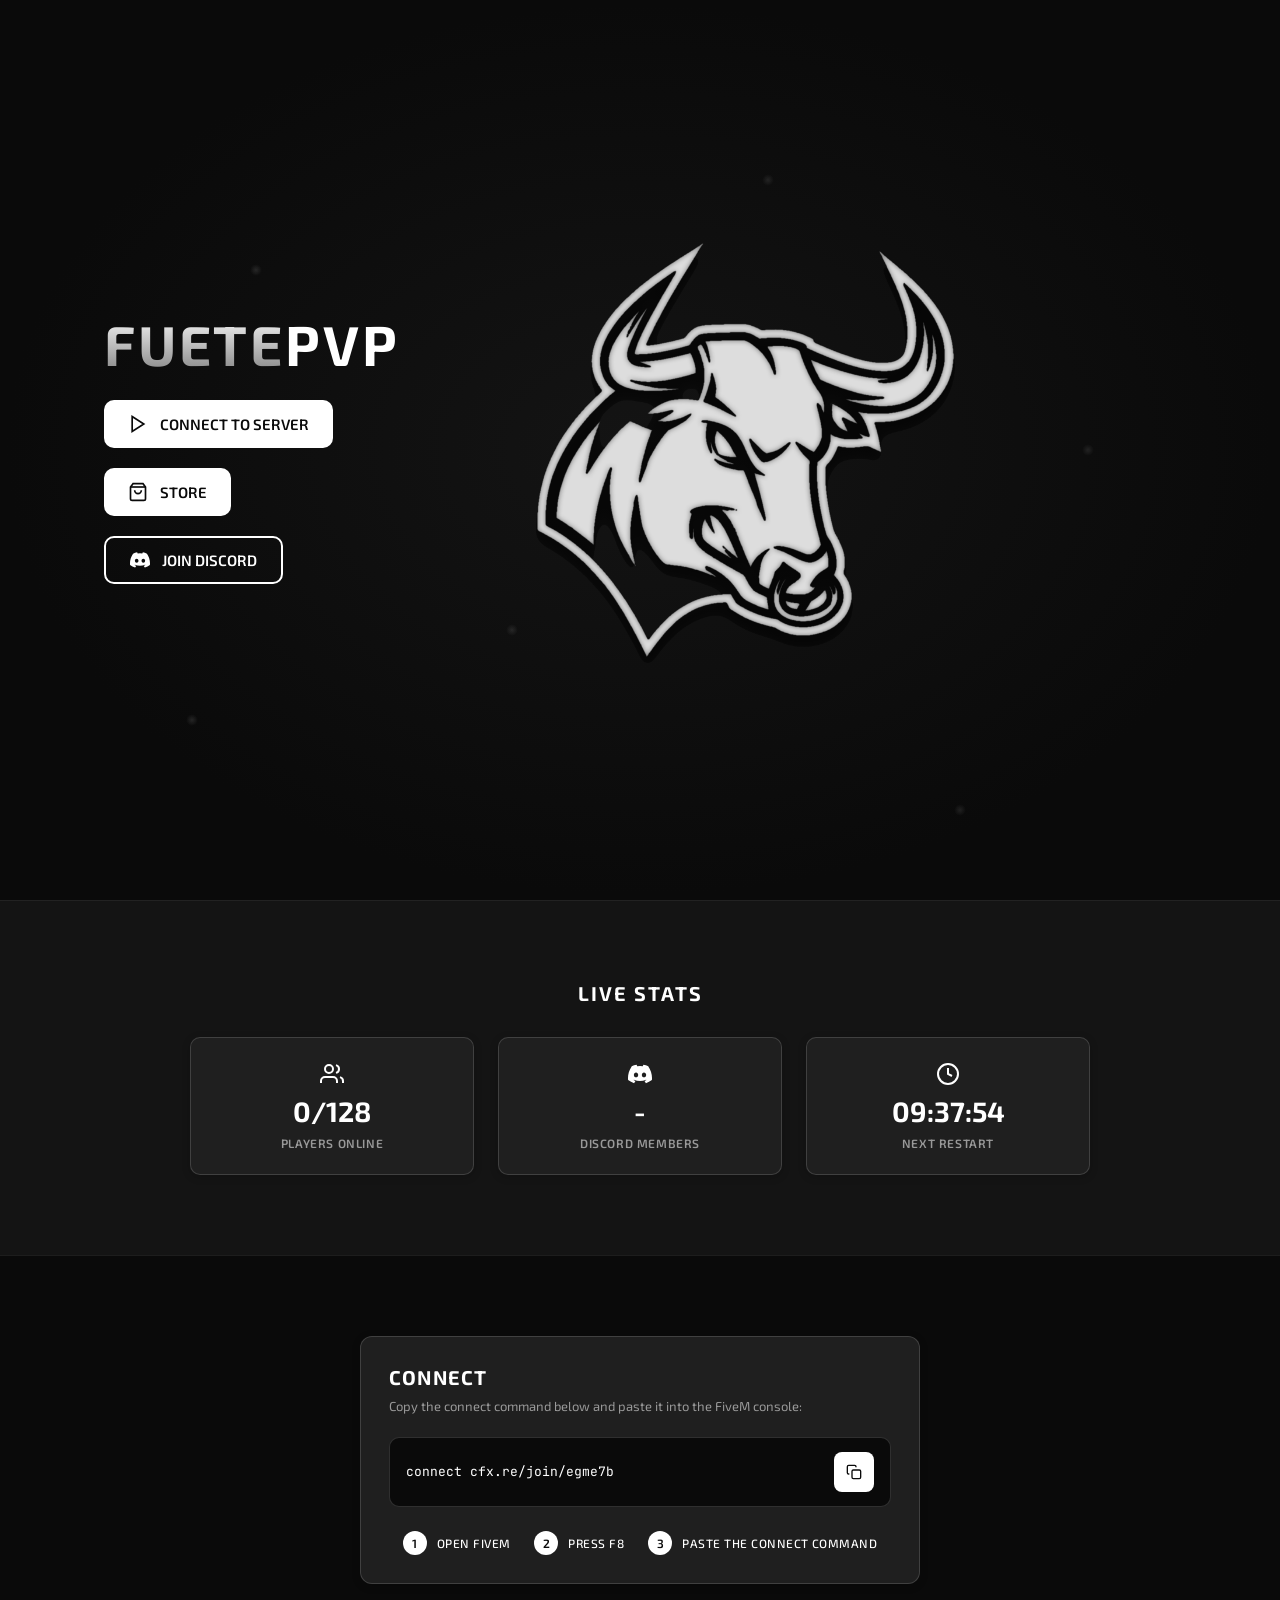
<file: index.html>
<!DOCTYPE html>
<html lang="en">
<head>
  <meta charset="UTF-8">
  <meta name="viewport" content="width=device-width, initial-scale=1.0">
  <title>FuetePVP</title>
  <link rel="icon" type="image/png" href="images/transparent_FuetePVP_logo.png">
  <link rel="preconnect" href="https://fonts.googleapis.com">
  <link rel="preconnect" href="https://fonts.gstatic.com" crossorigin>
  <link href="https://fonts.googleapis.com/css2?family=Exo+2:wght@400;500;600;700&family=JetBrains+Mono:wght@400;500&display=swap" rel="stylesheet">
  <link rel="stylesheet" href="styles.css?v=20260429">
</head>
<body>
  <!-- Hero Section — Centered layout -->
  <main class="hero">
    <div class="hero-bg">
      <div class="bokeh bokeh-1"></div>
      <div class="bokeh bokeh-2"></div>
      <div class="bokeh bokeh-3"></div>
      <div class="stars"></div>
    </div>
    <div class="hero-inner hero-animate">
      <div class="hero-content hero-centered">
        <div class="hero-left">
          <h1 class="title animate-item"><span class="title-fuete">FUETE</span><span class="title-pvp">PVP</span></h1>
          <div class="buttons-stack animate-item">
            <div class="buttons-row">
            <a href="fivem://connect/cfx.re/join/egme7b" class="btn btn-primary">
              <svg xmlns="http://www.w3.org/2000/svg" width="20" height="20" viewBox="0 0 24 24" fill="none" stroke="currentColor" stroke-width="2">
                <polygon points="5 3 19 12 5 21 5 3"/>
              </svg>
              CONNECT TO SERVER
            </a>
            <a href="shop.html" class="btn btn-primary">
              <svg xmlns="http://www.w3.org/2000/svg" width="20" height="20" viewBox="0 0 24 24" fill="none" stroke="currentColor" stroke-width="2">
                <path d="M6 2L3 6v14a2 2 0 0 0 2 2h14a2 2 0 0 0 2-2V6l-3-4z"/>
                <line x1="3" y1="6" x2="21" y2="6"/>
                <path d="M16 10a4 4 0 0 1-8 0"/>
              </svg>
              STORE
            </a>
          </div>
          <a href="https://discord.gg/fuete" target="_blank" rel="noopener noreferrer" class="btn btn-outline">
            <svg xmlns="http://www.w3.org/2000/svg" width="20" height="20" viewBox="0 0 16 16" fill="currentColor">
              <path d="M13.545 2.907a13.2 13.2 0 0 0-3.257-1.011.05.05 0 0 0-.052.025c-.141.25-.297.577-.406.833a12.2 12.2 0 0 0-3.658 0 8 8 0 0 0-.412-.833.05.05 0 0 0-.052-.025c-1.125.194-2.22.534-3.257 1.011a.04.04 0 0 0-.021.018C.356 6.024-.213 9.047.066 12.032q.003.022.021.037a13.3 13.3 0 0 0 3.995 2.02.05.05 0 0 0 .056-.019q.463-.63.818-1.329a.05.05 0 0 0-.01-.059l-.018-.011a9 9 0 0 1-1.248-.595.05.05 0 0 1-.02-.066l.015-.019q.127-.095.248-.195a.05.05 0 0 1 .051-.007c2.619 1.196 5.454 1.196 8.041 0a.05.05 0 0 1 .053.007q.121.1.248.195a.05.05 0 0 1-.004.085 8 8 0 0 1-1.249.594.05.05 0 0 0-.03.03.05.05 0 0 0 .003.041c.24.465.515.909.817 1.329a.05.05 0 0 0 .056.019 13.2 13.2 0 0 0 4.001-2.02.05.05 0 0 0 .021-.037c.334-3.451-.559-6.449-2.366-9.106a.03.03 0 0 0-.02-.019m-8.198 7.307c-.789 0-1.438-.724-1.438-1.612s.637-1.613 1.438-1.613c.807 0 1.45.73 1.438 1.613 0 .888-.637 1.612-1.438 1.612m5.316 0c-.788 0-1.438-.724-1.438-1.612s.637-1.613 1.438-1.613c.807 0 1.451.73 1.438 1.613 0 .888-.631 1.612-1.438 1.612"/>
            </svg>
            JOIN DISCORD
          </a>
          </div>
        </div>
      </div>
      <div class="hero-logo-wrap animate-item">
        <img class="hero-logo" src="images/transparent_FuetePVP_logo.png" alt="FuetePVP" width="420" height="420" decoding="async" draggable="false">
      </div>
    </div>
  </main>

  <!-- Live Stats Section -->
  <section class="stats-section">
    <h2 class="section-title">LIVE STATS</h2>
    <div class="stats-grid">
      <div class="stat-card">
        <div class="stat-icon">
          <svg xmlns="http://www.w3.org/2000/svg" width="24" height="24" viewBox="0 0 24 24" fill="none" stroke="currentColor" stroke-width="2">
            <path d="M17 21v-2a4 4 0 0 0-4-4H5a4 4 0 0 0-4 4v2"/>
            <circle cx="9" cy="7" r="4"/>
            <path d="M23 21v-2a4 4 0 0 0-3-3.87"/>
            <path d="M16 3.13a4 4 0 0 1 0 7.75"/>
          </svg>
        </div>
        <span class="stat-value" id="players-online">0/128</span>
        <span class="stat-label">PLAYERS ONLINE</span>
      </div>
      <div class="stat-card">
        <div class="stat-icon">
          <svg xmlns="http://www.w3.org/2000/svg" width="24" height="24" viewBox="0 0 16 16" fill="currentColor">
            <path d="M13.545 2.907a13.2 13.2 0 0 0-3.257-1.011.05.05 0 0 0-.052.025c-.141.25-.297.577-.406.833a12.2 12.2 0 0 0-3.658 0 8 8 0 0 0-.412-.833.05.05 0 0 0-.052-.025c-1.125.194-2.22.534-3.257 1.011a.04.04 0 0 0-.021.018C.356 6.024-.213 9.047.066 12.032q.003.022.021.037a13.3 13.3 0 0 0 3.995 2.02.05.05 0 0 0 .056-.019q.463-.63.818-1.329a.05.05 0 0 0-.01-.059l-.018-.011a9 9 0 0 1-1.248-.595.05.05 0 0 1-.02-.066l.015-.019q.127-.095.248-.195a.05.05 0 0 1 .051-.007c2.619 1.196 5.454 1.196 8.041 0a.05.05 0 0 1 .053.007q.121.1.248.195a.05.05 0 0 1-.004.085 8 8 0 0 1-1.249.594.05.05 0 0 0-.03.03.05.05 0 0 0 .003.041c.24.465.515.909.817 1.329a.05.05 0 0 0 .056.019 13.2 13.2 0 0 0 4.001-2.02.05.05 0 0 0 .021-.037c.334-3.451-.559-6.449-2.366-9.106a.03.03 0 0 0-.02-.019m-8.198 7.307c-.789 0-1.438-.724-1.438-1.612s.637-1.613 1.438-1.613c.807 0 1.45.73 1.438 1.613 0 .888-.637 1.612-1.438 1.612m5.316 0c-.788 0-1.438-.724-1.438-1.612s.637-1.613 1.438-1.613c.807 0 1.451.73 1.438 1.613 0 .888-.631 1.612-1.438 1.612"/>
          </svg>
        </div>
        <span class="stat-value" id="discord-members">...</span>
        <span class="stat-label">DISCORD MEMBERS</span>
      </div>
      <div class="stat-card">
        <div class="stat-icon">
          <svg xmlns="http://www.w3.org/2000/svg" width="24" height="24" viewBox="0 0 24 24" fill="none" stroke="currentColor" stroke-width="2">
            <circle cx="12" cy="12" r="10"/>
            <polyline points="12 6 12 12 16 14"/>
          </svg>
        </div>
        <span class="stat-value" id="restart-timer">02:01:47</span>
        <span class="stat-label">NEXT RESTART</span>
      </div>
    </div>
  </section>

  <!-- Connect Section -->
  <section class="connect-section">
    <div class="connect-card">
      <h2 class="connect-title">CONNECT</h2>
      <p class="connect-subtitle">Copy the connect command below and paste it into the FiveM console:</p>
      <div class="connect-bar">
        <code class="connect-code" id="connect-code">connect cfx.re/join/egme7b</code>
        <button class="copy-btn" id="copy-btn" aria-label="Copy">
          <svg xmlns="http://www.w3.org/2000/svg" width="16" height="16" viewBox="0 0 24 24" fill="none" stroke="currentColor" stroke-width="2">
            <rect x="9" y="9" width="13" height="13" rx="2" ry="2"/>
            <path d="M5 15H4a2 2 0 0 1-2-2V4a2 2 0 0 1 2-2h9a2 2 0 0 1 2 2v1"/>
          </svg>
        </button>
      </div>
      <div class="connect-steps">
        <div class="step">
          <span class="step-num">1</span>
          <span>OPEN FIVEM</span>
        </div>
        <div class="step">
          <span class="step-num">2</span>
          <span>PRESS F8</span>
        </div>
        <div class="step">
          <span class="step-num">3</span>
          <span>PASTE THE CONNECT COMMAND</span>
        </div>
      </div>
    </div>
  </section>

  <script src="script.js?v=20260429"></script>
</body>
</html>
</file>
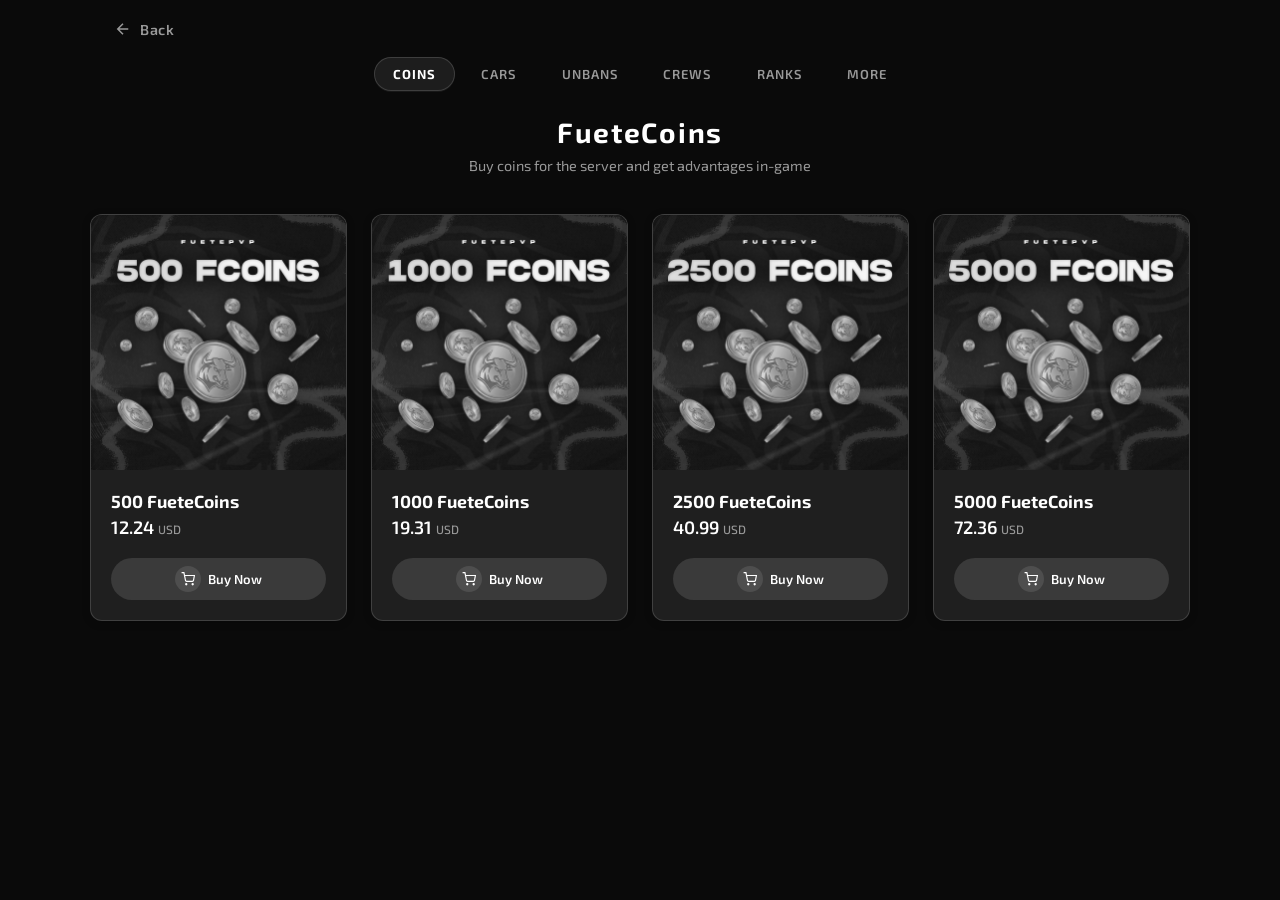
<file: shop.html>
<!DOCTYPE html>
<html lang="da">
<head>
  <meta charset="UTF-8">
  <meta name="viewport" content="width=device-width, initial-scale=1.0">
  <title>FuetePVP</title>
  <link rel="icon" type="image/png" href="images/transparent_FuetePVP_logo.png">
  <link rel="preconnect" href="https://fonts.googleapis.com">
  <link rel="preconnect" href="https://fonts.gstatic.com" crossorigin>
  <link href="https://fonts.googleapis.com/css2?family=Exo+2:wght@400;500;600;700&family=JetBrains+Mono:wght@400;500&display=swap" rel="stylesheet">
  <link rel="stylesheet" href="styles.css?v=20260429">
</head>
<body class="shop-page">
  <div class="hero-bg shop-page-bg">
    <div class="bokeh bokeh-1"></div>
    <div class="bokeh bokeh-2"></div>
    <div class="bokeh bokeh-3"></div>
    <div class="stars"></div>
  </div>

  <header class="shop-header">
    <a href="index.html" class="shop-back">
      <svg xmlns="http://www.w3.org/2000/svg" width="18" height="18" viewBox="0 0 24 24" fill="none" stroke="currentColor" stroke-width="2"><path d="M19 12H5M12 19l-7-7 7-7"/></svg>
      Back
    </a>
  </header>

  <main class="shop-main">
    <section class="store-section store-section--page" id="store">
      <nav class="shop-tabs" role="tablist" aria-label="Store categories">
        <button type="button" class="shop-tab is-active" role="tab" id="tab-coins" aria-selected="true" aria-controls="shop-panel-coins">Coins</button>
        <button type="button" class="shop-tab" role="tab" id="tab-exclusive" aria-selected="false" aria-controls="shop-panel-exclusive">CARS</button>
        <button type="button" class="shop-tab" role="tab" id="tab-unbans" aria-selected="false" aria-controls="shop-panel-unbans">Unbans</button>
        <button type="button" class="shop-tab" role="tab" id="tab-crews" aria-selected="false" aria-controls="shop-panel-crews">CREWS</button>
        <button type="button" class="shop-tab" role="tab" id="tab-ranks" aria-selected="false" aria-controls="shop-panel-ranks">RANKS</button>
        <button type="button" class="shop-tab" role="tab" id="tab-more" aria-selected="false" aria-controls="shop-panel-more">MORE</button>
      </nav>

      <div id="shop-panel-coins" class="shop-tab-panel is-active" role="tabpanel" aria-labelledby="tab-coins">
      <h2 class="store-title">FueteCoins</h2>
      <p class="store-subtitle">Buy coins for the server and get advantages in-game</p>
      <div class="store-grid">
        <article class="store-card" data-product-id="coins-500">
          <div class="store-card-image">
            <img src="images/500-coins.png" alt="500 FueteCoins" class="store-product-img">
          </div>
          <h3 class="store-card-title"><span class="coin-amount">500</span> FueteCoins</h3>
          <p class="store-card-price">12.24 <span class="currency">USD</span></p>
          <button type="button" class="store-btn">
            <span class="store-btn-icon">
              <svg xmlns="http://www.w3.org/2000/svg" width="14" height="14" viewBox="0 0 24 24" fill="none" stroke="currentColor" stroke-width="2"><circle cx="9" cy="21" r="1"/><circle cx="20" cy="21" r="1"/><path d="M1 1h4l2.68 13.39a2 2 0 0 0 2 1.61h9.72a2 2 0 0 0 2-1.61L23 6H6"/></svg>
            </span>
            Buy Now
          </button>
        </article>
        <article class="store-card" data-product-id="coins-1000">
          <div class="store-card-image">
            <img src="images/1000-coins.png" alt="1000 FueteCoins" class="store-product-img">
          </div>
          <h3 class="store-card-title"><span class="coin-amount">1000</span> FueteCoins</h3>
          <p class="store-card-price">19.31 <span class="currency">USD</span></p>
          <button type="button" class="store-btn">
            <span class="store-btn-icon">
              <svg xmlns="http://www.w3.org/2000/svg" width="14" height="14" viewBox="0 0 24 24" fill="none" stroke="currentColor" stroke-width="2"><circle cx="9" cy="21" r="1"/><circle cx="20" cy="21" r="1"/><path d="M1 1h4l2.68 13.39a2 2 0 0 0 2 1.61h9.72a2 2 0 0 0 2-1.61L23 6H6"/></svg>
            </span>
            Buy Now
          </button>
        </article>
        <article class="store-card" data-product-id="coins-2500">
          <div class="store-card-image">
            <img src="images/2500-coins.png" alt="2500 FueteCoins" class="store-product-img">
          </div>
          <h3 class="store-card-title"><span class="coin-amount">2500</span> FueteCoins</h3>
          <p class="store-card-price">40.99 <span class="currency">USD</span></p>
          <button type="button" class="store-btn">
            <span class="store-btn-icon">
              <svg xmlns="http://www.w3.org/2000/svg" width="14" height="14" viewBox="0 0 24 24" fill="none" stroke="currentColor" stroke-width="2"><circle cx="9" cy="21" r="1"/><circle cx="20" cy="21" r="1"/><path d="M1 1h4l2.68 13.39a2 2 0 0 0 2 1.61h9.72a2 2 0 0 0 2-1.61L23 6H6"/></svg>
            </span>
            Buy Now
          </button>
        </article>
        <article class="store-card" data-product-id="coins-5000">
          <div class="store-card-image">
            <img src="images/5000-coins.png" alt="5000 FueteCoins" class="store-product-img">
          </div>
          <h3 class="store-card-title"><span class="coin-amount">5000</span> FueteCoins</h3>
          <p class="store-card-price">72.36 <span class="currency">USD</span></p>
          <button type="button" class="store-btn">
            <span class="store-btn-icon">
              <svg xmlns="http://www.w3.org/2000/svg" width="14" height="14" viewBox="0 0 24 24" fill="none" stroke="currentColor" stroke-width="2"><circle cx="9" cy="21" r="1"/><circle cx="20" cy="21" r="1"/><path d="M1 1h4l2.68 13.39a2 2 0 0 0 2 1.61h9.72a2 2 0 0 0 2-1.61L23 6H6"/></svg>
            </span>
            Buy Now
          </button>
        </article>
      </div>
      </div>

      <div id="shop-panel-exclusive" class="shop-tab-panel" role="tabpanel" aria-labelledby="tab-exclusive" hidden>
      <h2 class="store-title store-title--exclusive">CARS</h2>
      <p class="store-subtitle store-subtitle--exclusive store-subtitle--cars-note">All cars listed here are bulletproof.</p>
      <div class="store-cars-scroll-wrap">
        <button type="button" class="store-cars-scroll-btn store-cars-scroll-btn--prev" aria-label="Scroll cars left">
          <svg xmlns="http://www.w3.org/2000/svg" width="22" height="22" viewBox="0 0 24 24" fill="none" stroke="currentColor" stroke-width="2" stroke-linecap="round" stroke-linejoin="round" aria-hidden="true"><path d="M15 18l-6-6 6-6"/></svg>
        </button>
        <div class="store-cars-scroll" id="store-cars-scroll" tabindex="0" role="region" aria-label="Car packs">
          <div class="store-grid store-grid--cars store-grid--cars-row">
        <article class="store-card store-card--exclusive" data-product-id="exclusive-vip-february">
          <div class="store-card-image">
            <img src="images/cars-killerhawk.png" alt="KILLERHAWK — grey widebody SUV" class="store-product-img" width="512" height="512" loading="lazy">
          </div>
          <h3 class="store-card-title store-card-title--exclusive store-card-title--compact">KILLERHAWK (300MPH)</h3>
          <p class="store-card-price">40.00 <span class="currency">USD</span></p>
          <button type="button" class="store-btn">
            <span class="store-btn-icon">
              <svg xmlns="http://www.w3.org/2000/svg" width="14" height="14" viewBox="0 0 24 24" fill="none" stroke="currentColor" stroke-width="2"><circle cx="9" cy="21" r="1"/><circle cx="20" cy="21" r="1"/><path d="M1 1h4l2.68 13.39a2 2 0 0 0 2 1.61h9.72a2 2 0 0 0 2-1.61L23 6H6"/></svg>
            </span>
            Buy Now
          </button>
        </article>
        <article class="store-card store-card--exclusive" data-product-id="cars-r1-2">
          <div class="store-card-image">
            <img src="images/cars-f480r.png" alt="F480R — purple widebody BMW M4" class="store-product-img" width="512" height="512" loading="lazy">
          </div>
          <h3 class="store-card-title store-card-title--exclusive store-card-title--compact">F480R (300MPH)</h3>
          <p class="store-card-price">40.00 <span class="currency">USD</span></p>
          <button type="button" class="store-btn">
            <span class="store-btn-icon">
              <svg xmlns="http://www.w3.org/2000/svg" width="14" height="14" viewBox="0 0 24 24" fill="none" stroke="currentColor" stroke-width="2"><circle cx="9" cy="21" r="1"/><circle cx="20" cy="21" r="1"/><path d="M1 1h4l2.68 13.39a2 2 0 0 0 2 1.61h9.72a2 2 0 0 0 2-1.61L23 6H6"/></svg>
            </span>
            Buy Now
          </button>
        </article>
        <article class="store-card store-card--exclusive" data-product-id="cars-r1-3">
          <div class="store-card-image">
            <img src="images/cars-hycade-urus.png" alt="HYCADE URUS — orange widebody Lamborghini Urus" class="store-product-img store-product-img--hycade-urus" width="512" height="512" loading="lazy">
          </div>
          <h3 class="store-card-title store-card-title--exclusive store-card-title--compact">HYCADEURUS (450MPH)</h3>
          <p class="store-card-price">50.00 <span class="currency">USD</span></p>
          <button type="button" class="store-btn">
            <span class="store-btn-icon">
              <svg xmlns="http://www.w3.org/2000/svg" width="14" height="14" viewBox="0 0 24 24" fill="none" stroke="currentColor" stroke-width="2"><circle cx="9" cy="21" r="1"/><circle cx="20" cy="21" r="1"/><path d="M1 1h4l2.68 13.39a2 2 0 0 0 2 1.61h9.72a2 2 0 0 0 2-1.61L23 6H6"/></svg>
            </span>
            Buy Now
          </button>
        </article>
        <article class="store-card store-card--exclusive" data-product-id="cars-r1-4">
          <div class="store-card-image">
            <img src="images/cars-rebla6gts.png" alt="REBLA6GTS — purple BMW X6 M" class="store-product-img" width="512" height="512" loading="lazy">
          </div>
          <h3 class="store-card-title store-card-title--exclusive store-card-title--compact">REBLA6GTS (300MPH)</h3>
          <p class="store-card-price">40.00 <span class="currency">USD</span></p>
          <button type="button" class="store-btn">
            <span class="store-btn-icon">
              <svg xmlns="http://www.w3.org/2000/svg" width="14" height="14" viewBox="0 0 24 24" fill="none" stroke="currentColor" stroke-width="2"><circle cx="9" cy="21" r="1"/><circle cx="20" cy="21" r="1"/><path d="M1 1h4l2.68 13.39a2 2 0 0 0 2 1.61h9.72a2 2 0 0 0 2-1.61L23 6H6"/></svg>
            </span>
            Buy Now
          </button>
        </article>
        <article class="store-card store-card--exclusive" data-product-id="cars-r1-5">
          <div class="store-card-image">
            <img src="images/cars-sxr.png" alt="SXR — white sport motorcycle" class="store-product-img" width="512" height="512" loading="lazy">
          </div>
          <h3 class="store-card-title store-card-title--exclusive store-card-title--compact">SXR (265MPH)</h3>
          <p class="store-card-price">25.00 <span class="currency">USD</span></p>
          <button type="button" class="store-btn">
            <span class="store-btn-icon">
              <svg xmlns="http://www.w3.org/2000/svg" width="14" height="14" viewBox="0 0 24 24" fill="none" stroke="currentColor" stroke-width="2"><circle cx="9" cy="21" r="1"/><circle cx="20" cy="21" r="1"/><path d="M1 1h4l2.68 13.39a2 2 0 0 0 2 1.61h9.72a2 2 0 0 0 2-1.61L23 6H6"/></svg>
            </span>
            Buy Now
          </button>
        </article>
        <article class="store-card store-card--exclusive" data-product-id="cars-r1-6">
          <div class="store-card-image">
            <img src="images/cars-obeyrs6key.png" alt="OBEYRS6KEY — white Audi RS6 Avant style wagon" class="store-product-img" width="512" height="512" loading="lazy">
          </div>
          <h3 class="store-card-title store-card-title--exclusive store-card-title--compact">OBEYRS6KEY (260MPH)</h3>
          <p class="store-card-price">30.00 <span class="currency">USD</span></p>
          <button type="button" class="store-btn">
            <span class="store-btn-icon">
              <svg xmlns="http://www.w3.org/2000/svg" width="14" height="14" viewBox="0 0 24 24" fill="none" stroke="currentColor" stroke-width="2"><circle cx="9" cy="21" r="1"/><circle cx="20" cy="21" r="1"/><path d="M1 1h4l2.68 13.39a2 2 0 0 0 2 1.61h9.72a2 2 0 0 0 2-1.61L23 6H6"/></svg>
            </span>
            Buy Now
          </button>
        </article>
        <article class="store-card store-card--exclusive" data-product-id="cars-r1-7">
          <div class="store-card-image">
            <img src="images/cars-bcs-bm3n.png" alt="BCS_BM3N — purple widebody BMW M3" class="store-product-img" width="512" height="512" loading="lazy">
          </div>
          <h3 class="store-card-title store-card-title--exclusive store-card-title--compact">BCS_BM3N (250MPH)</h3>
          <p class="store-card-price">30.00 <span class="currency">USD</span></p>
          <button type="button" class="store-btn">
            <span class="store-btn-icon">
              <svg xmlns="http://www.w3.org/2000/svg" width="14" height="14" viewBox="0 0 24 24" fill="none" stroke="currentColor" stroke-width="2"><circle cx="9" cy="21" r="1"/><circle cx="20" cy="21" r="1"/><path d="M1 1h4l2.68 13.39a2 2 0 0 0 2 1.61h9.72a2 2 0 0 0 2-1.61L23 6H6"/></svg>
            </span>
            Buy Now
          </button>
        </article>
        <article class="store-card store-card--exclusive" data-product-id="cars-r1-8">
          <div class="store-card-image">
            <img src="images/cars-zr390.png" alt="ZR390 — yellow sports coupe" class="store-product-img" width="512" height="512" loading="lazy">
          </div>
          <h3 class="store-card-title store-card-title--exclusive store-card-title--compact">ZR390 (450MPH)</h3>
          <p class="store-card-price">50.00 <span class="currency">USD</span></p>
          <button type="button" class="store-btn">
            <span class="store-btn-icon">
              <svg xmlns="http://www.w3.org/2000/svg" width="14" height="14" viewBox="0 0 24 24" fill="none" stroke="currentColor" stroke-width="2"><circle cx="9" cy="21" r="1"/><circle cx="20" cy="21" r="1"/><path d="M1 1h4l2.68 13.39a2 2 0 0 0 2 1.61h9.72a2 2 0 0 0 2-1.61L23 6H6"/></svg>
            </span>
            Buy Now
          </button>
        </article>
        <article class="store-card store-card--exclusive" data-product-id="cars-r1-9">
          <div class="store-card-image">
            <img src="images/cars-dubmono2.png" alt="DUBMONO2 — purple widebody Mercedes G-Class" class="store-product-img" width="512" height="512" loading="lazy">
          </div>
          <h3 class="store-card-title store-card-title--exclusive store-card-title--compact">DUBMONO2 (300 MPH)</h3>
          <p class="store-card-price">40.00 <span class="currency">USD</span></p>
          <button type="button" class="store-btn">
            <span class="store-btn-icon">
              <svg xmlns="http://www.w3.org/2000/svg" width="14" height="14" viewBox="0 0 24 24" fill="none" stroke="currentColor" stroke-width="2"><circle cx="9" cy="21" r="1"/><circle cx="20" cy="21" r="1"/><path d="M1 1h4l2.68 13.39a2 2 0 0 0 2 1.61h9.72a2 2 0 0 0 2-1.61L23 6H6"/></svg>
            </span>
            Buy Now
          </button>
        </article>
        <article class="store-card store-card--exclusive" data-product-id="cars-r1-10">
          <div class="store-card-image">
            <img src="images/cars-jubilee2.png" alt="JUBILEE2 — red widebody Enus Jubilee" class="store-product-img" width="512" height="512" loading="lazy">
          </div>
          <h3 class="store-card-title store-card-title--exclusive store-card-title--compact">JUBILEE2 (300 MPH)</h3>
          <p class="store-card-price">40.00 <span class="currency">USD</span></p>
          <button type="button" class="store-btn">
            <span class="store-btn-icon">
              <svg xmlns="http://www.w3.org/2000/svg" width="14" height="14" viewBox="0 0 24 24" fill="none" stroke="currentColor" stroke-width="2"><circle cx="9" cy="21" r="1"/><circle cx="20" cy="21" r="1"/><path d="M1 1h4l2.68 13.39a2 2 0 0 0 2 1.61h9.72a2 2 0 0 0 2-1.61L23 6H6"/></svg>
            </span>
            Buy Now
          </button>
        </article>
        <article class="store-card store-card--exclusive" data-product-id="cars-r1-11">
          <div class="store-card-image">
            <img src="images/cars-hycadeevo.png" alt="HYCADEEVO — grey widebody Lancer Evolution X" class="store-product-img" width="512" height="512" loading="lazy">
          </div>
          <h3 class="store-card-title store-card-title--exclusive store-card-title--compact">HYCADEEVO (230 MPH)</h3>
          <p class="store-card-price">30.00 <span class="currency">USD</span></p>
          <button type="button" class="store-btn">
            <span class="store-btn-icon">
              <svg xmlns="http://www.w3.org/2000/svg" width="14" height="14" viewBox="0 0 24 24" fill="none" stroke="currentColor" stroke-width="2"><circle cx="9" cy="21" r="1"/><circle cx="20" cy="21" r="1"/><path d="M1 1h4l2.68 13.39a2 2 0 0 0 2 1.61h9.72a2 2 0 0 0 2-1.61L23 6H6"/></svg>
            </span>
            Buy Now
          </button>
        </article>
        <article class="store-card store-card--exclusive" data-product-id="cars-r1-12">
          <div class="store-card-image">
            <img src="images/cars-500.png" alt="500 — red widebody Land Cruiser style SUV" class="store-product-img" width="512" height="512" loading="lazy">
          </div>
          <h3 class="store-card-title store-card-title--exclusive store-card-title--compact">500 (300 MPH)</h3>
          <p class="store-card-price">40.00 <span class="currency">USD</span></p>
          <button type="button" class="store-btn">
            <span class="store-btn-icon">
              <svg xmlns="http://www.w3.org/2000/svg" width="14" height="14" viewBox="0 0 24 24" fill="none" stroke="currentColor" stroke-width="2"><circle cx="9" cy="21" r="1"/><circle cx="20" cy="21" r="1"/><path d="M1 1h4l2.68 13.39a2 2 0 0 0 2 1.61h9.72a2 2 0 0 0 2-1.61L23 6H6"/></svg>
            </span>
            Buy Now
          </button>
        </article>
        <article class="store-card store-card--exclusive" data-product-id="cars-r1-13">
          <div class="store-card-image">
            <img src="images/cars-xlsgt.png" alt="XLSGT — blue Mercedes GLC Coupe" class="store-product-img" width="512" height="512" loading="lazy">
          </div>
          <h3 class="store-card-title store-card-title--exclusive store-card-title--compact">XLSGT (300 MPH)</h3>
          <p class="store-card-price">40.00 <span class="currency">USD</span></p>
          <button type="button" class="store-btn">
            <span class="store-btn-icon">
              <svg xmlns="http://www.w3.org/2000/svg" width="14" height="14" viewBox="0 0 24 24" fill="none" stroke="currentColor" stroke-width="2"><circle cx="9" cy="21" r="1"/><circle cx="20" cy="21" r="1"/><path d="M1 1h4l2.68 13.39a2 2 0 0 0 2 1.61h9.72a2 2 0 0 0 2-1.61L23 6H6"/></svg>
            </span>
            Buy Now
          </button>
        </article>
        <article class="store-card store-card--exclusive" data-product-id="cars-r1-14">
          <div class="store-card-image">
            <img src="images/cars-gcb23x7.png" alt="GCB23X7 — purple BMW X7 style SUV" class="store-product-img" width="512" height="512" loading="lazy">
          </div>
          <h3 class="store-card-title store-card-title--exclusive store-card-title--compact">GCB23X7 (300 MPH)</h3>
          <p class="store-card-price">40.00 <span class="currency">USD</span></p>
          <button type="button" class="store-btn">
            <span class="store-btn-icon">
              <svg xmlns="http://www.w3.org/2000/svg" width="14" height="14" viewBox="0 0 24 24" fill="none" stroke="currentColor" stroke-width="2"><circle cx="9" cy="21" r="1"/><circle cx="20" cy="21" r="1"/><path d="M1 1h4l2.68 13.39a2 2 0 0 0 2 1.61h9.72a2 2 0 0 0 2-1.61L23 6H6"/></svg>
            </span>
            Buy Now
          </button>
        </article>
        <article class="store-card store-card--exclusive" data-product-id="cars-r1-15">
          <div class="store-card-image">
            <img src="images/cars-gstreb1.png" alt="GSTREB1 — grey widebody BMW X5 style SUV" class="store-product-img" width="512" height="512" loading="lazy">
          </div>
          <h3 class="store-card-title store-card-title--exclusive store-card-title--compact">GSTREB1 (300 MPH)</h3>
          <p class="store-card-price">40.00 <span class="currency">USD</span></p>
          <button type="button" class="store-btn">
            <span class="store-btn-icon">
              <svg xmlns="http://www.w3.org/2000/svg" width="14" height="14" viewBox="0 0 24 24" fill="none" stroke="currentColor" stroke-width="2"><circle cx="9" cy="21" r="1"/><circle cx="20" cy="21" r="1"/><path d="M1 1h4l2.68 13.39a2 2 0 0 0 2 1.61h9.72a2 2 0 0 0 2-1.61L23 6H6"/></svg>
            </span>
            Buy Now
          </button>
        </article>
        <article class="store-card store-card--exclusive" data-product-id="cars-r1-16">
          <div class="store-card-image">
            <img src="images/cars-reblax6.png" alt="REBLAX6 — red widebody sports sedan" class="store-product-img" width="512" height="512" loading="lazy">
          </div>
          <h3 class="store-card-title store-card-title--exclusive store-card-title--compact">REBLAX6 (300 MPH)</h3>
          <p class="store-card-price">40.00 <span class="currency">USD</span></p>
          <button type="button" class="store-btn">
            <span class="store-btn-icon">
              <svg xmlns="http://www.w3.org/2000/svg" width="14" height="14" viewBox="0 0 24 24" fill="none" stroke="currentColor" stroke-width="2"><circle cx="9" cy="21" r="1"/><circle cx="20" cy="21" r="1"/><path d="M1 1h4l2.68 13.39a2 2 0 0 0 2 1.61h9.72a2 2 0 0 0 2-1.61L23 6H6"/></svg>
            </span>
            Buy Now
          </button>
        </article>
        <article class="store-card store-card--exclusive" data-product-id="cars-r1-17">
          <div class="store-card-image">
            <img src="images/cars-gt63mt.png" alt="GT63MT — purple widebody Mercedes-AMG GT 4-door" class="store-product-img" width="512" height="512" loading="lazy">
          </div>
          <h3 class="store-card-title store-card-title--exclusive store-card-title--compact">GT63MT (300 MPH)</h3>
          <p class="store-card-price">40.00 <span class="currency">USD</span></p>
          <button type="button" class="store-btn">
            <span class="store-btn-icon">
              <svg xmlns="http://www.w3.org/2000/svg" width="14" height="14" viewBox="0 0 24 24" fill="none" stroke="currentColor" stroke-width="2"><circle cx="9" cy="21" r="1"/><circle cx="20" cy="21" r="1"/><path d="M1 1h4l2.68 13.39a2 2 0 0 0 2 1.61h9.72a2 2 0 0 0 2-1.61L23 6H6"/></svg>
            </span>
            Buy Now
          </button>
        </article>
        <article class="store-card store-card--exclusive" data-product-id="cars-r1-18">
          <div class="store-card-image">
            <img src="images/cars-veleno.png" alt="VELENO — dark purple Ferrari Purosangue style SUV" class="store-product-img" width="512" height="512" loading="lazy">
          </div>
          <h3 class="store-card-title store-card-title--exclusive store-card-title--compact">VELENO (300 MPH)</h3>
          <p class="store-card-price">40.00 <span class="currency">USD</span></p>
          <button type="button" class="store-btn">
            <span class="store-btn-icon">
              <svg xmlns="http://www.w3.org/2000/svg" width="14" height="14" viewBox="0 0 24 24" fill="none" stroke="currentColor" stroke-width="2"><circle cx="9" cy="21" r="1"/><circle cx="20" cy="21" r="1"/><path d="M1 1h4l2.68 13.39a2 2 0 0 0 2 1.61h9.72a2 2 0 0 0 2-1.61L23 6H6"/></svg>
            </span>
            Buy Now
          </button>
        </article>
        <article class="store-card store-card--exclusive" data-product-id="cars-r1-19">
          <div class="store-card-image">
            <img src="images/cars-s1000rr.png" alt="S1000RR — black BMW sport motorcycle" class="store-product-img" width="512" height="512" loading="lazy">
          </div>
          <h3 class="store-card-title store-card-title--exclusive store-card-title--compact">S1000RR (265 MPH)</h3>
          <p class="store-card-price">25.00 <span class="currency">USD</span></p>
          <button type="button" class="store-btn">
            <span class="store-btn-icon">
              <svg xmlns="http://www.w3.org/2000/svg" width="14" height="14" viewBox="0 0 24 24" fill="none" stroke="currentColor" stroke-width="2"><circle cx="9" cy="21" r="1"/><circle cx="20" cy="21" r="1"/><path d="M1 1h4l2.68 13.39a2 2 0 0 0 2 1.61h9.72a2 2 0 0 0 2-1.61L23 6H6"/></svg>
            </span>
            Buy Now
          </button>
        </article>
        <article class="store-card store-card--exclusive" data-product-id="cars-r1-21">
          <div class="store-card-image">
            <img src="images/cars-gsl600larte.png" alt="GSL600LARTE — purple Mercedes-Maybach GLS style SUV" class="store-product-img" width="512" height="512" loading="lazy">
          </div>
          <h3 class="store-card-title store-card-title--exclusive store-card-title--compact">GSL600LARTE (300 MPH)</h3>
          <p class="store-card-price">40.00 <span class="currency">USD</span></p>
          <button type="button" class="store-btn">
            <span class="store-btn-icon">
              <svg xmlns="http://www.w3.org/2000/svg" width="14" height="14" viewBox="0 0 24 24" fill="none" stroke="currentColor" stroke-width="2"><circle cx="9" cy="21" r="1"/><circle cx="20" cy="21" r="1"/><path d="M1 1h4l2.68 13.39a2 2 0 0 0 2 1.61h9.72a2 2 0 0 0 2-1.61L23 6H6"/></svg>
            </span>
            Buy Now
          </button>
        </article>
        <article class="store-card store-card--exclusive" data-product-id="cars-r1-22">
          <div class="store-card-image">
            <img src="images/cars-tenere1200.png" alt="TENERE1200 — green adventure motorcycle" class="store-product-img" width="512" height="512" loading="lazy">
          </div>
          <h3 class="store-card-title store-card-title--exclusive store-card-title--compact">TENERE1200 (390 MPH)</h3>
          <p class="store-card-price">50.00 <span class="currency">USD</span></p>
          <button type="button" class="store-btn">
            <span class="store-btn-icon">
              <svg xmlns="http://www.w3.org/2000/svg" width="14" height="14" viewBox="0 0 24 24" fill="none" stroke="currentColor" stroke-width="2"><circle cx="9" cy="21" r="1"/><circle cx="20" cy="21" r="1"/><path d="M1 1h4l2.68 13.39a2 2 0 0 0 2 1.61h9.72a2 2 0 0 0 2-1.61L23 6H6"/></svg>
            </span>
            Buy Now
          </button>
        </article>
        <article class="store-card store-card--exclusive" data-product-id="cars-r1-23">
          <div class="store-card-image">
            <img src="images/cars-obeysr7.png" alt="OBEYSR7 — purple performance sedan" class="store-product-img" width="512" height="512" loading="lazy">
          </div>
          <h3 class="store-card-title store-card-title--exclusive store-card-title--compact">OBEYSR7 (300 MPH)</h3>
          <p class="store-card-price">40.00 <span class="currency">USD</span></p>
          <button type="button" class="store-btn">
            <span class="store-btn-icon">
              <svg xmlns="http://www.w3.org/2000/svg" width="14" height="14" viewBox="0 0 24 24" fill="none" stroke="currentColor" stroke-width="2"><circle cx="9" cy="21" r="1"/><circle cx="20" cy="21" r="1"/><path d="M1 1h4l2.68 13.39a2 2 0 0 0 2 1.61h9.72a2 2 0 0 0 2-1.61L23 6H6"/></svg>
            </span>
            Buy Now
          </button>
        </article>
        <article class="store-card store-card--exclusive" data-product-id="cars-r1-24">
          <div class="store-card-image">
            <img src="images/cars-2ncsx7.png" alt="2NCSX7 — purple BMW X5 style SUV" class="store-product-img" width="512" height="512" loading="lazy">
          </div>
          <h3 class="store-card-title store-card-title--exclusive store-card-title--compact">2NCSX7 (300 MPH)</h3>
          <p class="store-card-price">40.00 <span class="currency">USD</span></p>
          <button type="button" class="store-btn">
            <span class="store-btn-icon">
              <svg xmlns="http://www.w3.org/2000/svg" width="14" height="14" viewBox="0 0 24 24" fill="none" stroke="currentColor" stroke-width="2"><circle cx="9" cy="21" r="1"/><circle cx="20" cy="21" r="1"/><path d="M1 1h4l2.68 13.39a2 2 0 0 0 2 1.61h9.72a2 2 0 0 0 2-1.61L23 6H6"/></svg>
            </span>
            Buy Now
          </button>
        </article>
        <article class="store-card store-card--exclusive" data-product-id="cars-r1-25">
          <div class="store-card-image">
            <img src="images/cars-r1200gs.png" alt="R1200GS — white adventure motorcycle" class="store-product-img" width="512" height="512" loading="lazy">
          </div>
          <h3 class="store-card-title store-card-title--exclusive store-card-title--compact">R1200GS (290 MPH)</h3>
          <p class="store-card-price">25.00 <span class="currency">USD</span></p>
          <button type="button" class="store-btn">
            <span class="store-btn-icon">
              <svg xmlns="http://www.w3.org/2000/svg" width="14" height="14" viewBox="0 0 24 24" fill="none" stroke="currentColor" stroke-width="2"><circle cx="9" cy="21" r="1"/><circle cx="20" cy="21" r="1"/><path d="M1 1h4l2.68 13.39a2 2 0 0 0 2 1.61h9.72a2 2 0 0 0 2-1.61L23 6H6"/></svg>
            </span>
            Buy Now
          </button>
        </article>
        <article class="store-card store-card--exclusive" data-product-id="cars-r1-26">
          <div class="store-card-image">
            <img src="images/cars-gcb23x7-box26.png" alt="GCB23X7 — purple BMW X7 style SUV" class="store-product-img" width="512" height="512" loading="lazy">
          </div>
          <h3 class="store-card-title store-card-title--exclusive store-card-title--compact">GCB23X7 (300 MPH)</h3>
          <p class="store-card-price">40.00 <span class="currency">USD</span></p>
          <button type="button" class="store-btn">
            <span class="store-btn-icon">
              <svg xmlns="http://www.w3.org/2000/svg" width="14" height="14" viewBox="0 0 24 24" fill="none" stroke="currentColor" stroke-width="2"><circle cx="9" cy="21" r="1"/><circle cx="20" cy="21" r="1"/><path d="M1 1h4l2.68 13.39a2 2 0 0 0 2 1.61h9.72a2 2 0 0 0 2-1.61L23 6H6"/></svg>
            </span>
            Buy Now
          </button>
        </article>
          </div>
        </div>
        <button type="button" class="store-cars-scroll-btn store-cars-scroll-btn--next" aria-label="Scroll cars right">
          <svg xmlns="http://www.w3.org/2000/svg" width="22" height="22" viewBox="0 0 24 24" fill="none" stroke="currentColor" stroke-width="2" stroke-linecap="round" stroke-linejoin="round" aria-hidden="true"><path d="M9 18l6-6-6-6"/></svg>
        </button>
      </div>
      </div>

      <div id="shop-panel-unbans" class="shop-tab-panel" role="tabpanel" aria-labelledby="tab-unbans" hidden>
      <h2 class="store-title store-title--unban">Server Unbans</h2>
      <p class="store-subtitle store-subtitle--unban">Get back on the server—appeal your ban and pick the option that matches your case.</p>
      <div class="store-grid store-grid--unban">
        <article class="store-card store-card--unban" data-product-id="unban-cheater">
          <div class="store-card-image">
            <img src="images/unban-promo.png" alt="UNBAN — Latinos PVP, prohibited sign graphic" class="store-product-img" width="512" height="512" loading="lazy">
          </div>
          <h3 class="store-card-title store-card-title--unban">Cheater Unban</h3>
          <p class="store-card-price">49.99 <span class="currency">USD</span></p>
          <button type="button" class="store-btn">
            <span class="store-btn-icon">
              <svg xmlns="http://www.w3.org/2000/svg" width="14" height="14" viewBox="0 0 24 24" fill="none" stroke="currentColor" stroke-width="2"><circle cx="9" cy="21" r="1"/><circle cx="20" cy="21" r="1"/><path d="M1 1h4l2.68 13.39a2 2 0 0 0 2 1.61h9.72a2 2 0 0 0 2-1.61L23 6H6"/></svg>
            </span>
            Buy Now
          </button>
        </article>
        <article class="store-card store-card--unban" data-product-id="unban-standard">
          <div class="store-card-image">
            <img src="images/unban-promo.png" alt="UNBAN — Latinos PVP, prohibited sign graphic" class="store-product-img" width="512" height="512" loading="lazy">
          </div>
          <h3 class="store-card-title store-card-title--unban">Standard Unban</h3>
          <p class="store-card-price">24.99 <span class="currency">USD</span></p>
          <button type="button" class="store-btn">
            <span class="store-btn-icon">
              <svg xmlns="http://www.w3.org/2000/svg" width="14" height="14" viewBox="0 0 24 24" fill="none" stroke="currentColor" stroke-width="2"><circle cx="9" cy="21" r="1"/><circle cx="20" cy="21" r="1"/><path d="M1 1h4l2.68 13.39a2 2 0 0 0 2 1.61h9.72a2 2 0 0 0 2-1.61L23 6H6"/></svg>
            </span>
            Buy Now
          </button>
        </article>
      </div>
      </div>

      <div id="shop-panel-crews" class="shop-tab-panel" role="tabpanel" aria-labelledby="tab-crews" hidden>
      <h2 class="store-title store-title--crews">CREWS</h2>
      <p class="store-subtitle store-subtitle--crews">Start your crew, invite members, and unlock crew features on the server.</p>
      <div class="store-grid store-grid--crews">
        <article class="store-card store-card--crews" data-product-id="crew">
          <div class="store-card-image">
            <img src="images/crew.png" alt="CREW — Latinos PVP" class="store-product-img" width="512" height="512" loading="lazy">
          </div>
          <h3 class="store-card-title store-card-title--crews">Crew</h3>
          <p class="store-card-price">15.00 <span class="currency">USD</span></p>
          <button type="button" class="store-btn">
            <span class="store-btn-icon">
              <svg xmlns="http://www.w3.org/2000/svg" width="14" height="14" viewBox="0 0 24 24" fill="none" stroke="currentColor" stroke-width="2"><circle cx="9" cy="21" r="1"/><circle cx="20" cy="21" r="1"/><path d="M1 1h4l2.68 13.39a2 2 0 0 0 2 1.61h9.72a2 2 0 0 0 2-1.61L23 6H6"/></svg>
            </span>
            Buy Now
          </button>
        </article>
      </div>
      </div>

      <div id="shop-panel-ranks" class="shop-tab-panel" role="tabpanel" aria-labelledby="tab-ranks" hidden>
      <h2 class="store-title store-title--ranks">RANKS</h2>
      <p class="store-subtitle store-subtitle--ranks">Bronze, Gold, and Silver ranks—Gold is shown in the center. Pick the tier that fits your play style.</p>
      <div class="store-grid">
        <article class="store-card store-card--rank-bronze" data-product-id="rank-bronze">
          <div class="store-card-image">
            <img src="images/rank-bronze.png" alt="Bronze rank — FUETEPVP" class="store-product-img" width="512" height="512" loading="lazy">
          </div>
          <h3 class="store-card-title store-card-title--rank">Bronze Rank</h3>
          <p class="store-card-price">9.99 <span class="currency">USD</span></p>
          <button type="button" class="store-btn">
            <span class="store-btn-icon">
              <svg xmlns="http://www.w3.org/2000/svg" width="14" height="14" viewBox="0 0 24 24" fill="none" stroke="currentColor" stroke-width="2"><circle cx="9" cy="21" r="1"/><circle cx="20" cy="21" r="1"/><path d="M1 1h4l2.68 13.39a2 2 0 0 0 2 1.61h9.72a2 2 0 0 0 2-1.61L23 6H6"/></svg>
            </span>
            Buy Now
          </button>
        </article>
        <article class="store-card store-card--rank-silver" data-product-id="rank-silver">
          <div class="store-card-image">
            <img src="images/rank-silver.png" alt="Silver rank — FUETEPVP" class="store-product-img" width="512" height="512" loading="lazy">
          </div>
          <h3 class="store-card-title store-card-title--rank">Silver Rank</h3>
          <p class="store-card-price">19.99 <span class="currency">USD</span></p>
          <button type="button" class="store-btn">
            <span class="store-btn-icon">
              <svg xmlns="http://www.w3.org/2000/svg" width="14" height="14" viewBox="0 0 24 24" fill="none" stroke="currentColor" stroke-width="2"><circle cx="9" cy="21" r="1"/><circle cx="20" cy="21" r="1"/><path d="M1 1h4l2.68 13.39a2 2 0 0 0 2 1.61h9.72a2 2 0 0 0 2-1.61L23 6H6"/></svg>
            </span>
            Buy Now
          </button>
        </article>
        <article class="store-card store-card--rank-gold" data-product-id="rank-gold">
          <div class="store-card-image">
            <img src="images/rank-gold.png" alt="Gold rank — FUETEPVP" class="store-product-img" width="512" height="512" loading="lazy">
          </div>
          <h3 class="store-card-title store-card-title--rank">Gold Rank</h3>
          <p class="store-card-price">29.99 <span class="currency">USD</span></p>
          <button type="button" class="store-btn">
            <span class="store-btn-icon">
              <svg xmlns="http://www.w3.org/2000/svg" width="14" height="14" viewBox="0 0 24 24" fill="none" stroke="currentColor" stroke-width="2"><circle cx="9" cy="21" r="1"/><circle cx="20" cy="21" r="1"/><path d="M1 1h4l2.68 13.39a2 2 0 0 0 2 1.61h9.72a2 2 0 0 0 2-1.61L23 6H6"/></svg>
            </span>
            Buy Now
          </button>
        </article>
      </div>
      </div>

      <div id="shop-panel-more" class="shop-tab-panel" role="tabpanel" aria-labelledby="tab-more" hidden>
      <h2 class="store-title store-title--more">MORE</h2>
      <p class="store-subtitle store-subtitle--more">Seasonal extras and limited offers — Battle Pass and more.</p>
      <div class="store-grid store-grid--more">
        <article class="store-card hero-featured-card hero-featured-card--soon" aria-label="VIP MAY — coming soon, not available for purchase yet">
          <div class="hero-featured-soon-overlay" aria-hidden="true">
            <span class="hero-featured-soon-ribbon">COMING SOON</span>
          </div>
          <div class="store-card-image">
            <img src="images/vip-may.png" alt="VIP MAY Special Deal — FUETEPVP" class="store-product-img store-product-img--vip-may" width="768" height="768" loading="lazy">
          </div>
          <h3 class="store-card-title">VIP MAY</h3>
          <p class="store-card-price">50.00 <span class="currency">USD</span></p>
          <span class="store-btn hero-featured-buy hero-featured-buy--disabled" aria-disabled="true">
            <span class="store-btn-icon">
              <svg xmlns="http://www.w3.org/2000/svg" width="14" height="14" viewBox="0 0 24 24" fill="none" stroke="currentColor" stroke-width="2"><circle cx="9" cy="21" r="1"/><circle cx="20" cy="21" r="1"/><path d="M1 1h4l2.68 13.39a2 2 0 0 0 2 1.61h9.72a2 2 0 0 0 2-1.61L23 6H6"/></svg>
            </span>
            Coming soon
          </span>
        </article>
        <article class="store-card hero-featured-card hero-featured-card--soon" aria-label="BATTLEPASS — coming soon, not available for purchase yet">
          <div class="hero-featured-soon-overlay" aria-hidden="true">
            <span class="hero-featured-soon-ribbon">COMING SOON</span>
          </div>
          <div class="store-card-image">
            <img src="images/battlepass.png" alt="Battle Pass — FUETEPVP" class="store-product-img" width="512" height="512" loading="lazy">
          </div>
          <h3 class="store-card-title">BATTLEPASS</h3>
          <p class="store-card-price">20.00 <span class="currency">USD</span></p>
          <span class="store-btn hero-featured-buy hero-featured-buy--disabled" aria-disabled="true">
            <span class="store-btn-icon">
              <svg xmlns="http://www.w3.org/2000/svg" width="14" height="14" viewBox="0 0 24 24" fill="none" stroke="currentColor" stroke-width="2"><circle cx="9" cy="21" r="1"/><circle cx="20" cy="21" r="1"/><path d="M1 1h4l2.68 13.39a2 2 0 0 0 2 1.61h9.72a2 2 0 0 0 2-1.61L23 6H6"/></svg>
            </span>
            Coming soon
          </span>
        </article>
      </div>
      </div>
    </section>
  </main>

  <div id="product-modal" class="product-modal" hidden aria-hidden="true">
    <div class="product-modal-backdrop" data-modal-close></div>
    <div class="product-modal-dialog" role="dialog" aria-modal="true" aria-labelledby="product-modal-title" tabindex="-1">
      <button type="button" class="product-modal-close" data-modal-close aria-label="Close">
        <svg xmlns="http://www.w3.org/2000/svg" width="20" height="20" viewBox="0 0 24 24" fill="none" stroke="currentColor" stroke-width="2"><path d="M18 6L6 18M6 6l12 12"/></svg>
      </button>
      <h2 id="product-modal-title" class="product-modal-title"></h2>
      <div class="product-modal-scroll">
        <p class="product-modal-lead"></p>
        <h3 class="product-modal-section-title">What you get</h3>
        <ul class="product-modal-perks"></ul>
      </div>
      <div class="product-modal-footer">
        <div class="product-modal-checkout">
          <span class="product-modal-price"></span>
          <button type="button" class="store-btn product-modal-buy-btn" id="product-modal-buy" aria-expanded="false" aria-controls="product-modal-buy-extra">
            <span class="store-btn-icon">
              <svg xmlns="http://www.w3.org/2000/svg" width="14" height="14" viewBox="0 0 24 24" fill="none" stroke="currentColor" stroke-width="2"><circle cx="9" cy="21" r="1"/><circle cx="20" cy="21" r="1"/><path d="M1 1h4l2.68 13.39a2 2 0 0 0 2 1.61h9.72a2 2 0 0 0 2-1.61L23 6H6"/></svg>
            </span>
            Buy Now
          </button>
          <div id="product-modal-buy-extra" class="product-modal-buy-extra" hidden>
            <p class="product-modal-buy-extra-text">You’re almost there — confirm below to continue to secure checkout (Stripe / server store).</p>
            <button type="button" class="product-modal-buy-confirm">Continue to checkout</button>
          </div>
        </div>
      </div>
    </div>
  </div>

  <script src="shop-config.js?v=20260429"></script>
  <script src="script.js?v=20260429"></script>
</body>
</html>
</file>
<file: styles.css>
/* FuetePVP — Monochrome design (sort, grå, hvid) */
:root {
  --grey-1: #0a0a0a;   /* Mørkest */
  --grey-2: #141414;   /* Mellem */
  --grey-3: #1a1a1a;   /* Lyseste */
  --bg-dark: var(--grey-1);
  --bg-card: #1f1f1f;
  --bg-card-hover: #282828;
  --accent: #ffffff;
  --accent-muted: #b0b0b0;
  --text-white: #ffffff;
  --text-muted: #999999;
  --border-subtle: rgba(255, 255, 255, 0.15);
}

* {
  margin: 0;
  padding: 0;
  box-sizing: border-box;
}

/* Skjul scrollbars — scroll virker stadig (hjul, touchpad, touch, piletaster) */
html {
  scrollbar-width: none;
  -ms-overflow-style: none;
}
html::-webkit-scrollbar {
  display: none;
}

body {
  font-family: 'Exo 2', -apple-system, BlinkMacSystemFont, sans-serif;
  background: 
    radial-gradient(ellipse 80% 60% at 15% 20%, rgba(255, 255, 255, 0.03) 0%, transparent 55%),
    radial-gradient(ellipse 70% 50% at 85% 70%, rgba(255, 255, 255, 0.02) 0%, transparent 55%),
    var(--bg-dark);
  color: var(--text-white);
  min-height: 100vh;
  overflow-x: hidden;
  scrollbar-width: none;
  -ms-overflow-style: none;
  -webkit-font-smoothing: antialiased;
  -moz-osx-font-smoothing: grayscale;
}
body::-webkit-scrollbar {
  display: none;
}

/* Hero background — Bokeh + starfield (bag al indhold) */
.hero-bg {
  position: fixed;
  inset: 0;
  pointer-events: none;
  z-index: -1;
  overflow: hidden;
}

.stars {
  position: absolute;
  inset: 0;
  background: radial-gradient(ellipse at 50% 50%, var(--grey-2) 0%, var(--grey-1) 70%);
}

/* Prikker – grå/hvid monokrom */
.stars::before {
  content: '';
  position: absolute;
  inset: 0;
  background-image: 
    radial-gradient(6px 6px at 20% 30%, rgba(255, 255, 255, 0.12) 0%, transparent 100%),
    radial-gradient(6px 6px at 60% 20%, rgba(255, 255, 255, 0.1) 0%, transparent 100%),
    radial-gradient(6px 6px at 40% 70%, rgba(255, 255, 255, 0.11) 0%, transparent 100%),
    radial-gradient(6px 6px at 85% 50%, rgba(255, 255, 255, 0.1) 0%, transparent 100%),
    radial-gradient(6px 6px at 15% 80%, rgba(255, 255, 255, 0.12) 0%, transparent 100%),
    radial-gradient(6px 6px at 75% 90%, rgba(255, 255, 255, 0.1) 0%, transparent 100%);
  background-size: 100% 100%;
  opacity: 0.9;
  animation: dotsFloat 8s ease-in-out infinite;
}

@keyframes dotsFloat {
  0%, 100% { opacity: 0.9; transform: scale(1) translate(0, 0); }
  33% { opacity: 0.95; transform: scale(1.02) translate(2%, -1%); }
  66% { opacity: 0.9; transform: scale(0.98) translate(-1%, 2%); }
}

/* Prikker – monokrom */
.stars::after {
  background-image: radial-gradient(circle, rgba(255, 255, 255, 0.1) 6px, transparent 6px);
  background-size: 48px 48px;
  background-position: 0 0;
  opacity: 0.8;
  animation: dotsDrift 8s ease-in-out infinite;
}

@keyframes dotsDrift {
  0%, 100% { background-position: 0 0; }
  20% { background-position: 60px 40px; }
  40% { background-position: -30px 70px; }
  60% { background-position: 50px -40px; }
  80% { background-position: -40px -20px; }
}

.bokeh {
  position: absolute;
  border-radius: 50%;
  filter: blur(80px);
  opacity: 0.35;
  pointer-events: none;
  animation: bokehFloat 6s ease-in-out infinite;
}

.bokeh-1 {
  width: 500px;
  height: 500px;
  background: rgba(255, 255, 255, 0.04);
  top: -150px;
  left: 50%;
  animation: bokeh1Float 6s ease-in-out infinite;
  animation-delay: 0s;
}

.bokeh-2 {
  width: 400px;
  height: 400px;
  background: rgba(255, 255, 255, 0.05);
  bottom: -80px;
  left: -80px;
  opacity: 0.4;
  animation-delay: -7s;
}

.bokeh-3 {
  width: 450px;
  height: 450px;
  background: rgba(255, 255, 255, 0.04);
  top: 55%;
  right: -100px;
  opacity: 0.3;
  animation-delay: -14s;
}

@keyframes bokehFloat {
  0%, 100% { transform: translate(0, 0) scale(1); }
  20% { transform: translate(12%, 8%) scale(1.08); }
  40% { transform: translate(-10%, -12%) scale(0.92); }
  60% { transform: translate(10%, -5%) scale(1.05); }
  80% { transform: translate(-8%, 10%) scale(0.96); }
}

@keyframes bokeh1Float {
  0%, 100% { transform: translate(-50%, 0) scale(1); }
  20% { transform: translate(calc(-50% + 12%), 8%) scale(1.08); }
  40% { transform: translate(calc(-50% - 10%), -12%) scale(0.92); }
  60% { transform: translate(calc(-50% + 10%), -5%) scale(1.05); }
  80% { transform: translate(calc(-50% - 8%), 10%) scale(0.96); }
}

/* Hero animation — langsom bevægelse fra begge sider mod midten */
@keyframes slideInFromLeft {
  0% {
    opacity: 0;
    transform: translateX(-80px) scale(0.95);
  }
  100% {
    opacity: 1;
    transform: translateX(0) scale(1);
  }
}

@keyframes slideInFromRight {
  0% {
    opacity: 0;
    transform: translateX(80px) scale(0.95);
  }
  100% {
    opacity: 1;
    transform: translateX(0) scale(1);
  }
}

/* Desktop: samme horisontale indflyvning som mobil — ingen translateY så top/right forbliver låst */
@keyframes slideInBattlepassDesktop {
  0% {
    opacity: 0;
    transform: translateX(72px) scale(0.95);
  }
  100% {
    opacity: 1;
    transform: translateX(0) scale(1);
  }
}

.hero-animate .title.animate-item {
  opacity: 0;
  animation: slideInFromLeft 1.4s cubic-bezier(0.25, 0.46, 0.45, 0.94) 0.2s forwards;
}

.hero-animate .hero-logo-wrap.animate-item {
  opacity: 0;
  animation: slideInFromRight 1.4s cubic-bezier(0.25, 0.46, 0.45, 0.94) 0.55s forwards;
}

.hero-animate .buttons-stack.animate-item {
  opacity: 0;
  animation: slideInFromLeft 1.4s cubic-bezier(0.25, 0.46, 0.45, 0.94) 0.5s forwards;
}

.hero-animate .hero-featured-wrap.animate-item {
  opacity: 0;
  animation: slideInFromRight 1.4s cubic-bezier(0.25, 0.46, 0.45, 0.94) 0.7s forwards;
}

@media (min-width: 768px) {
  .hero-animate .hero-featured-wrap.animate-item {
    animation-name: slideInBattlepassDesktop;
  }

  .hero-animate .hero-logo-wrap.animate-item {
    animation-name: slideInBattlepassDesktop;
  }
}

/* Hero Section — gennemsigtig så hero-bg (bokeh, stars) kan ses */
.hero {
  position: relative;
  min-height: 100vh;
  display: flex;
  flex-direction: column;
  align-items: stretch;
  justify-content: center;
  padding: 3rem 0;
  z-index: 1;
  background: transparent;
}

.hero-inner {
  position: relative;
  z-index: 2;
  display: grid;
  grid-template-columns: 1fr;
  align-items: center;
  width: 100%;
  box-sizing: border-box;
  padding-inline-start: clamp(2rem, 9vw, 6.5rem);
  padding-inline-end: max(0.35rem, env(safe-area-inset-right, 0px));
}

.hero-content {
  position: relative;
  z-index: 2;
  justify-self: start;
  width: fit-content;
  max-width: min(1200px, 100%);
}

/* Tablet + desktop: to kolonner så logoet forbliver til højre (undgår “logo under knapper” ved 768–900px) */
@media (min-width: 768px) {
  .hero-inner {
    grid-template-columns: minmax(0, 1fr) minmax(16rem, min(48rem, 56vw));
    column-gap: clamp(1.25rem, 4vw, 2.75rem);
    align-items: center;
    align-content: center;
    min-height: calc(100svh - 6rem);
    padding-inline-end: max(clamp(1.25rem, 4vw, 3rem), env(safe-area-inset-right, 0px));
  }

  .hero-content {
    justify-self: start;
    align-self: center;
    min-width: 0;
    max-width: min(1200px, 100%);
    width: 100%;
  }

  .hero-logo-wrap {
    position: relative;
    justify-self: stretch;
    align-self: center;
    width: 100%;
    max-width: none;
    display: flex;
    justify-content: flex-start;
    align-items: center;
    margin-top: 0;
  }

  .hero-logo-wrap .hero-logo {
    width: min(100%, 42rem);
    max-width: min(640px, 100%);
  }
}

.hero-content.hero-centered {
  display: block;
}

.hero-centered {
  text-align: left;
}

.hero-left {
  display: flex;
  flex-direction: column;
  align-items: flex-start;
  gap: 1.75rem;
  min-width: 0;
}

/* Forside — logo til højre (desktop: absolut; mobil: under indhold, højrejusteret) */
.hero-logo-wrap {
  justify-self: end;
  line-height: 0;
  pointer-events: none;
  user-select: none;
  -webkit-user-select: none;
}

.hero-logo-wrap .hero-logo {
  width: min(28rem, 80vw);
  max-width: 100%;
  height: auto;
  display: block;
  object-fit: contain;
  opacity: 0.86;
  user-select: none;
  -webkit-user-select: none;
  -webkit-user-drag: none;
  -webkit-touch-callout: none;
  -webkit-tap-highlight-color: transparent;
}

.title {
  font-size: 3.5rem;
  font-weight: 700;
  letter-spacing: 0.05em;
  line-height: 1;
}

.title-fuete {
  background: linear-gradient(180deg, #ffffff 0%, #e0e0e0 25%, #808080 100%);
  -webkit-background-clip: text;
  background-clip: text;
  color: transparent;
}

.title-pvp {
  color: var(--text-white);
}

.buttons-stack {
  display: flex;
  flex-direction: column;
  align-items: flex-start;
  gap: 1.25rem;
}

.buttons-row {
  display: flex;
  flex-wrap: wrap;
  gap: 1.25rem;
}

.btn {
  display: inline-flex;
  align-items: center;
  gap: 0.75rem;
  padding: 0.75rem 1.5rem;
  min-height: 48px;
  border-radius: 10px;
  font-size: 0.9375rem;
  font-weight: 600;
  text-decoration: none;
  transition: all 0.2s ease;
  -webkit-tap-highlight-color: transparent;
  user-select: none;
}

.btn:focus-visible {
  outline: 2px solid var(--accent);
  outline-offset: 2px;
}

::selection {
  background: rgba(255, 255, 255, 0.25);
  color: var(--text-white);
}

.btn-primary {
  background: var(--accent);
  color: #0a0a0a;
  border: none;
  box-shadow: none;
}

.btn-primary:hover {
  background: var(--accent-muted);
  box-shadow: 0 0 12px rgba(255, 255, 255, 0.1);
}

.btn-outline {
  background: transparent;
  color: var(--accent);
  border: 2px solid var(--accent);
}

.btn-outline:hover {
  background: rgba(255, 255, 255, 0.08);
  color: var(--text-white);
  border-color: var(--text-white);
  box-shadow: 0 0 16px rgba(255, 255, 255, 0.1);
}

/* Forside — featured produktkort (grid-kolonne / desktop: absolute mod højre) */
.hero-featured-wrap {
  justify-self: end;
}

@media (prefers-reduced-motion: reduce) {
  .hero-animate .hero-featured-wrap.animate-item,
  .hero-animate .hero-logo-wrap.animate-item {
    animation: none !important;
    opacity: 1;
    transform: none;
  }
}

.hero-featured-card {
  position: relative;
  width: min(100%, 280px);
  cursor: default;
}

.hero-featured-card:hover {
  border-color: var(--accent);
  box-shadow: 0 0 20px rgba(255, 255, 255, 0.1);
}

/* Temporary: red ribbon + overlay, purchase disabled */
.hero-featured-card--soon:hover {
  border-color: var(--border-subtle);
  box-shadow: 0 2px 8px rgba(0, 0, 0, 0.2);
}

.hero-featured-soon-overlay {
  position: absolute;
  inset: 0;
  z-index: 3;
  pointer-events: auto;
  border-radius: inherit;
  background: rgba(100, 10, 10, 0.32);
  overflow: hidden;
}

.hero-featured-soon-ribbon {
  position: absolute;
  top: 50%;
  left: 50%;
  width: 150%;
  padding: 0.42rem 0;
  margin: 0;
  text-align: center;
  font-size: 0.6875rem;
  font-weight: 800;
  letter-spacing: 0.14em;
  text-transform: uppercase;
  color: #fff;
  background: #c61f28;
  border-top: 1px solid #e64a53;
  border-bottom: 1px solid #8f151c;
  box-shadow: 0 1px 6px rgba(0, 0, 0, 0.3);
  transform: translate3d(-50%, -50%, 0) rotate(-12deg);
  backface-visibility: hidden;
}

.hero-featured-buy {
  cursor: pointer;
  width: calc(100% - 2.5rem);
  max-width: 100%;
  box-sizing: border-box;
  margin-top: auto;
}

.hero-featured-buy:hover {
  background: rgba(255, 255, 255, 0.08);
}

.hero-featured-buy--disabled {
  cursor: not-allowed;
  opacity: 0.55;
  pointer-events: none;
}

.hero-featured-buy--disabled:hover {
  background: #3a3a3a;
  box-shadow: none;
}

.buttons {
  display: flex;
  flex-wrap: wrap;
  gap: 1rem;
  justify-content: center;
}

/* Stats Section — Grey 2 (mellem) */
.stats-section {
  position: relative;
  z-index: 2;
  padding: 5rem 2rem;
  background: var(--grey-2);
  border-top: 1px solid rgba(255, 255, 255, 0.06);
  opacity: 0;
  transform: translateY(24px);
  transition: opacity 0.5s ease, transform 0.5s ease;
}

.stats-section.reveal {
  opacity: 1;
  transform: translateY(0);
}

.section-title {
  font-size: 1.25rem;
  font-weight: 700;
  letter-spacing: 0.1em;
  text-align: center;
  margin-bottom: 2rem;
  color: var(--text-white);
}

.stats-grid {
  display: grid;
  grid-template-columns: repeat(auto-fit, minmax(220px, 1fr));
  gap: 1.5rem;
  max-width: 900px;
  margin: 0 auto;
}

.stat-card {
  background: var(--bg-card);
  border: 1px solid var(--border-subtle);
  border-radius: 10px;
  padding: 1.5rem;
  display: flex;
  flex-direction: column;
  align-items: center;
  gap: 0.5rem;
  transition: all 0.25s ease;
  box-shadow: 0 2px 8px rgba(0, 0, 0, 0.2);
}


.stat-card:hover {
  background: var(--bg-card-hover);
  border-color: var(--accent);
  box-shadow: 0 0 12px rgba(255, 255, 255, 0.1);
}

.stat-icon {
  color: var(--accent);
}

.stat-icon svg {
  display: block;
}

.stat-value {
  font-size: 1.75rem;
  font-weight: 700;
  color: var(--text-white);
}

.stat-label {
  font-size: 0.75rem;
  font-weight: 600;
  letter-spacing: 0.05em;
  color: var(--text-muted);
}

/* Connect Section — Grey 1 (mørkest, bunden) */
.connect-section {
  position: relative;
  z-index: 2;
  padding: 5rem 2rem 5rem;
  background: var(--grey-1);
  border-top: 1px solid rgba(255, 255, 255, 0.08);
  opacity: 0;
  transform: translateY(24px);
  transition: opacity 0.5s ease, transform 0.5s ease;
}

.connect-section.reveal {
  opacity: 1;
  transform: translateY(0);
}

.connect-card {
  max-width: 560px;
  margin: 0 auto;
  background: var(--bg-card);
  border: 1px solid var(--border-subtle);
  border-radius: 12px;
  padding: 1.75rem;
  box-shadow: 0 2px 8px rgba(0, 0, 0, 0.2);
}

.connect-title {
  font-size: 1.25rem;
  font-weight: 700;
  letter-spacing: 0.06em;
  margin-bottom: 0.5rem;
  color: var(--text-white);
}

.connect-subtitle {
  font-size: 0.8125rem;
  color: var(--text-muted);
  margin-bottom: 1.25rem;
  line-height: 1.5;
}

.connect-bar {
  display: flex;
  align-items: center;
  gap: 1rem;
  background: var(--grey-1);
  border: 1px solid var(--border-subtle);
  border-radius: 10px;
  padding: 0.875rem 1rem;
  margin-bottom: 1.5rem;
}

.connect-code {
  flex: 1;
  font-family: 'JetBrains Mono', ui-monospace, monospace;
  font-size: 0.8125rem;
  color: var(--accent);
  overflow-x: auto;
  scrollbar-width: none;
  -ms-overflow-style: none;
}
.connect-code::-webkit-scrollbar {
  display: none;
}

.copy-btn {
  display: flex;
  align-items: center;
  justify-content: center;
  width: 40px;
  height: 40px;
  background: var(--accent);
  border: none;
  border-radius: 8px;
  color: #0a0a0a;
  cursor: pointer;
  transition: all 0.2s ease;
}

.copy-btn:hover {
  background: var(--accent-muted);
  transform: scale(1.03);
  box-shadow: 0 2px 8px rgba(255, 255, 255, 0.15);
}

.copy-btn:active {
  transform: scale(0.98);
}

.copy-btn.copied {
  background: var(--accent-muted);
}

.connect-steps {
  display: flex;
  flex-wrap: wrap;
  gap: 1.5rem;
  justify-content: center;
}

.step {
  display: flex;
  align-items: center;
  gap: 0.625rem;
  font-size: 0.75rem;
  font-weight: 500;
  letter-spacing: 0.04em;
  color: var(--text-white);
}

.step-num {
  display: flex;
  align-items: center;
  justify-content: center;
  width: 24px;
  height: 24px;
  background: var(--accent);
  color: #0a0a0a;
  font-weight: 600;
  font-size: 0.75rem;
  border-radius: 50%;
}

/* Store Section — FueteCoins shop */
.store-section {
  position: relative;
  z-index: 2;
  padding: 5rem 2rem 6rem;
  background: var(--grey-1);
  border-top: 1px solid rgba(255, 255, 255, 0.08);
  opacity: 0;
  transform: translateY(24px);
  transition: opacity 0.5s ease, transform 0.5s ease;
}

.store-section.reveal {
  opacity: 1;
  transform: translateY(0);
}

/* Dedikeret shop-side — flad mørk baggrund (ingen lys kant/glow i bunden) */
.shop-page {
  min-height: 100vh;
  position: relative;
}

body.shop-page {
  background: var(--grey-1);
}

.shop-page .stars {
  background: var(--grey-1);
}

.shop-page .stars::before,
.shop-page .stars::after {
  display: none;
}

.shop-page .bokeh {
  display: none;
}

.shop-page .store-section.store-section--page {
  opacity: 1;
  transform: none;
  border-top: none;
  padding-top: 1rem;
  background: transparent;
}

.shop-header {
  position: relative;
  z-index: 2;
  padding: 1.25rem 1.5rem 0;
  max-width: 1100px;
  margin: 0 auto;
}

.shop-back {
  display: inline-flex;
  align-items: center;
  gap: 0.5rem;
  color: var(--text-muted);
  text-decoration: none;
  font-size: 0.9rem;
  font-weight: 600;
  letter-spacing: 0.04em;
  transition: color 0.2s ease;
}

.shop-back:hover {
  color: var(--accent);
}

.shop-main {
  position: relative;
  z-index: 2;
}

.shop-tabs {
  display: flex;
  flex-wrap: wrap;
  align-items: center;
  justify-content: center;
  gap: 0.35rem 0.5rem;
  max-width: 1100px;
  margin: 0 auto 1.5rem;
  padding: 0 0.5rem;
}

.shop-tab {
  font-family: inherit;
  font-size: 0.8125rem;
  font-weight: 600;
  letter-spacing: 0.08em;
  text-transform: uppercase;
  padding: 0.5rem 1.1rem;
  border-radius: 999px;
  border: 1px solid transparent;
  background: transparent;
  color: var(--text-muted);
  cursor: pointer;
  transition:
    color 0.2s ease,
    background 0.2s ease,
    border-color 0.2s ease,
    box-shadow 0.2s ease;
}

.shop-tab:hover {
  color: var(--text-white);
}

.shop-tab:focus-visible {
  outline: 2px solid rgba(255, 255, 255, 0.5);
  outline-offset: 2px;
}

.shop-tab.is-active,
.shop-tab[aria-selected="true"] {
  background: rgba(255, 255, 255, 0.08);
  border-color: var(--border-subtle);
  color: var(--text-white);
  font-weight: 700;
  box-shadow: 0 1px 0 rgba(255, 255, 255, 0.06);
}

.shop-tab-panel[hidden] {
  display: none !important;
}

.shop-tab-panel .store-title--exclusive,
.shop-tab-panel .store-title--unban,
.shop-tab-panel .store-title--crews,
.shop-tab-panel .store-title--ranks,
.shop-tab-panel .store-title--more {
  margin-top: 0.25rem;
}

.store-title {
  font-size: 1.75rem;
  font-weight: 700;
  letter-spacing: 0.06em;
  color: var(--text-white);
  margin-bottom: 0.5rem;
  text-align: center;
  max-width: 1100px;
  margin-left: auto;
  margin-right: auto;
}

.store-subtitle {
  font-size: 0.9rem;
  color: var(--text-muted);
  margin-bottom: 2.5rem;
  max-width: 1100px;
  margin-left: auto;
  margin-right: auto;
  text-align: center;
}

.store-title--unban {
  margin-top: 2.75rem;
}

.store-subtitle--unban {
  margin-bottom: 1.25rem;
}

.store-title--crews {
  margin-top: 2.75rem;
}

.store-subtitle--crews {
  margin-bottom: 1.25rem;
}

.store-title--ranks {
  margin-top: 2.75rem;
}

.store-subtitle--ranks {
  margin-bottom: 1.25rem;
}

.store-title--exclusive {
  margin-top: 2.75rem;
  max-width: 1100px;
  margin-left: auto;
  margin-right: auto;
  text-align: center;
}

.store-subtitle--exclusive {
  max-width: 1100px;
  margin-left: auto;
  margin-right: auto;
  text-align: center;
  margin-bottom: 1.25rem;
}

.store-subtitle--cars-note {
  font-size: 0.8rem;
  margin-bottom: 1rem;
  opacity: 0.88;
}

.store-card-title--exclusive {
  text-transform: uppercase;
  letter-spacing: 0.05em;
}

/* Long CARS names — one line inside narrow cards */
.store-card-title--compact {
  font-size: clamp(0.55rem, 1.85vw, 0.78rem);
  line-height: 1.2;
  letter-spacing: 0.03em;
  white-space: nowrap;
  padding: 1.25rem 0.4rem 0.25rem;
}

.store-grid {
  display: grid;
  grid-template-columns: repeat(auto-fit, minmax(240px, 1fr));
  gap: 1.5rem;
  max-width: 1100px;
  margin: 0 auto;
}

.store-card {
  background: var(--bg-card);
  border: 1px solid var(--border-subtle);
  border-radius: 12px;
  overflow: hidden;
  transition: all 0.25s ease;
  box-shadow: 0 2px 8px rgba(0, 0, 0, 0.2);
  display: flex;
  flex-direction: column;
}

.store-card:hover {
  border-color: var(--accent);
  box-shadow: 0 0 20px rgba(255, 255, 255, 0.1);
}

/* Shop page — entrance + hover polish */
@keyframes shopFadeUp {
  from {
    opacity: 0;
    transform: translateY(22px);
  }
  to {
    opacity: 1;
    transform: translateY(0);
  }
}

@keyframes shopCardEnter {
  from {
    opacity: 0;
    transform: translateY(36px) scale(0.92);
    filter: brightness(0.85);
  }
  55% {
    filter: brightness(1.05);
  }
  to {
    opacity: 1;
    transform: translateY(0) scale(1);
    filter: brightness(1);
  }
}

@keyframes shopImgSettle {
  from {
    transform: scale(1.12);
  }
  to {
    transform: scale(1);
  }
}

@media (prefers-reduced-motion: no-preference) {
  .shop-page .shop-header .shop-back {
    opacity: 0;
    animation: shopFadeUp 0.55s cubic-bezier(0.22, 1, 0.36, 1) 0.04s both;
  }

  .shop-page .store-section--page .shop-tab-panel.shop-tab-panel--enter > .store-title:first-of-type {
    opacity: 0;
    animation: shopFadeUp 0.6s cubic-bezier(0.22, 1, 0.36, 1) 0.1s both;
  }

  .shop-page .store-section--page .shop-tab-panel.shop-tab-panel--enter > .store-subtitle:first-of-type {
    opacity: 0;
    animation: shopFadeUp 0.6s cubic-bezier(0.22, 1, 0.36, 1) 0.16s both;
  }

  .shop-page .store-section--page .shop-tab-panel.shop-tab-panel--enter .store-card {
    opacity: 0;
    animation: shopCardEnter 0.72s cubic-bezier(0.22, 1, 0.36, 1) both;
    transition:
      transform 0.4s cubic-bezier(0.22, 1, 0.36, 1),
      border-color 0.25s ease,
      box-shadow 0.4s ease;
  }

  .shop-page .store-section--page .shop-tab-panel.shop-tab-panel--enter .store-grid .store-card:nth-child(1) {
    animation-delay: 0.2s;
  }

  .shop-page .store-section--page .shop-tab-panel.shop-tab-panel--enter .store-grid .store-card:nth-child(2) {
    animation-delay: 0.28s;
  }

  .shop-page .store-section--page .shop-tab-panel.shop-tab-panel--enter .store-grid .store-card:nth-child(3) {
    animation-delay: 0.36s;
  }

  .shop-page .store-section--page .shop-tab-panel.shop-tab-panel--enter .store-grid .store-card:nth-child(4) {
    animation-delay: 0.44s;
  }

  .shop-page .store-section--page .shop-tab-panel.shop-tab-panel--enter .store-card .store-product-img {
    transform: scale(1.12);
    animation: shopImgSettle 0.85s cubic-bezier(0.22, 1, 0.36, 1) both;
    transition: transform 0.5s cubic-bezier(0.22, 1, 0.36, 1);
  }

  .shop-page .store-section--page .shop-tab-panel.shop-tab-panel--enter .store-grid .store-card:nth-child(1) .store-product-img {
    animation-delay: 0.2s;
  }

  .shop-page .store-section--page .shop-tab-panel.shop-tab-panel--enter .store-grid .store-card:nth-child(2) .store-product-img {
    animation-delay: 0.28s;
  }

  .shop-page .store-section--page .shop-tab-panel.shop-tab-panel--enter .store-grid .store-card:nth-child(3) .store-product-img {
    animation-delay: 0.36s;
  }

  .shop-page .store-section--page .shop-tab-panel.shop-tab-panel--enter .store-grid .store-card:nth-child(4) .store-product-img {
    animation-delay: 0.44s;
  }

  .shop-page .store-section--page .store-card:hover {
    transform: translateY(-8px);
    box-shadow:
      0 12px 32px rgba(0, 0, 0, 0.35),
      0 0 24px rgba(255, 255, 255, 0.08);
  }

  .shop-page .store-section--page .store-card:hover .store-product-img {
    transform: scale(1.07);
  }
}

@media (prefers-reduced-motion: reduce) {
  .shop-page .shop-header .shop-back,
  .shop-page .store-section--page .store-title,
  .shop-page .store-section--page .store-subtitle,
  .shop-page .store-section--page .store-card,
  .shop-page .store-section--page .store-card .store-product-img {
    animation: none !important;
    opacity: 1 !important;
    transform: none !important;
    filter: none !important;
  }
}

.store-card-image {
  aspect-ratio: 1;
  background: linear-gradient(145deg, #2a2a2a 0%, #1a1a1a 50%, #222222 100%);
  display: flex;
  align-items: center;
  justify-content: center;
  position: relative;
  overflow: hidden;
}

.store-product-img {
  width: 100%;
  height: 100%;
  object-fit: cover;
  display: block;
}

/* HYCADE URUS — pan crop (nudged back toward center) */
.store-product-img--hycade-urus {
  object-position: 48% 40%;
}

/* VIP MAY promo art — keep full frame and improve perceived sharpness */
.store-product-img--vip-may {
  object-fit: contain;
  object-position: center;
  image-rendering: -webkit-optimize-contrast;
  image-rendering: crisp-edges;
}

.store-coin-amount {
  font-size: 2rem;
  font-weight: 700;
  color: rgba(255, 255, 255, 0.2);
  letter-spacing: 0.05em;
}

.store-card-title {
  font-size: 1.1rem;
  font-weight: 700;
  color: var(--text-white);
  padding: 1.25rem 1.25rem 0.25rem;
}

.coin-amount {
  color: var(--accent);
}

.store-card-price {
  font-size: 1.125rem;
  font-weight: 600;
  color: var(--text-white);
  padding: 0 1.25rem;
  margin-bottom: 1.25rem;
}

.store-card-price .currency {
  font-size: 0.75rem;
  font-weight: 500;
  color: var(--text-muted);
}

/* Same width as one coin card in a 4-column row (1100px − 3 gaps) / 4 — Unbans, Crews, CARS */
.store-grid--unban,
.store-grid--crews,
.store-grid--more,
.store-grid--cars {
  display: flex;
  flex-wrap: wrap;
  justify-content: center;
  align-items: stretch;
  gap: 1.5rem;
  max-width: 1100px;
  margin-inline: auto;
}

/* MORE — keep same tight flex layout as UNBAN/CREWS */
#shop-panel-more .store-grid.store-grid--more {
  display: flex;
}

/* CARS — horizontal scroll row + prev/next arrows (grid keeps both arrows on-screen) */
#shop-panel-exclusive {
  padding-inline: clamp(0.5rem, 3vw, 1.25rem);
  box-sizing: border-box;
}

.store-cars-scroll-wrap {
  display: grid;
  grid-template-columns: auto minmax(0, 1fr) auto;
  align-items: center;
  gap: 0.5rem 0.75rem;
  max-width: min(100%, calc(1100px + 5.5rem));
  margin-inline: auto;
  width: 100%;
  box-sizing: border-box;
}

.store-cars-scroll {
  width: 100%;
  min-width: 0;
  direction: ltr;
  overflow-x: auto;
  overflow-y: hidden;
  scroll-behavior: smooth;
  -webkit-overflow-scrolling: touch;
  overscroll-behavior-x: contain;
  touch-action: pan-x pan-y;
  scrollbar-width: none;
  -ms-overflow-style: none;
  container-type: inline-size;
  container-name: cars-scroll;
}

.store-cars-scroll::-webkit-scrollbar {
  display: none;
}

.store-cars-scroll:focus-visible {
  outline: 2px solid rgba(255, 255, 255, 0.35);
  outline-offset: 4px;
}

#shop-panel-exclusive .store-grid--cars.store-grid--cars-row {
  --cars-col-gap: 1.5rem;
  /* Must match padding-inline: 4 columns + 3 gaps + side padding must equal 100cqw or box 4 clips */
  --cars-inline-pad: 0.35rem;
  /* Shaves a few px so rounding/subpixel never makes row wider than the scroll viewport */
  --cars-fit-fudge: 8px;
  display: grid;
  grid-auto-flow: column;
  grid-auto-columns: minmax(
    0,
    calc(
      (100cqw - 3 * var(--cars-col-gap) - 2 * var(--cars-inline-pad) - var(--cars-fit-fudge)) / 4
    )
  );
  column-gap: var(--cars-col-gap);
  row-gap: 0;
  align-items: stretch;
  width: max-content;
  max-width: none;
  margin: 0;
  padding-inline: var(--cars-inline-pad);
}

.store-cars-scroll-btn {
  flex-shrink: 0;
  place-self: center;
  display: inline-flex;
  align-items: center;
  justify-content: center;
  width: 2.5rem;
  height: 2.5rem;
  padding: 0;
  border: 1px solid rgba(255, 255, 255, 0.22);
  border-radius: 50%;
  background: #2a2a2a;
  color: var(--text-white);
  cursor: pointer;
  z-index: 2;
  transition: background 0.2s ease, box-shadow 0.2s ease, opacity 0.2s ease;
}

.store-cars-scroll-btn:hover:not(:disabled) {
  background: #3a3a3a;
  box-shadow: 0 0 16px rgba(255, 255, 255, 0.12);
}

.store-cars-scroll-btn:disabled {
  opacity: 0.35;
  cursor: not-allowed;
}

.store-card--unban,
.store-card--crews,
.store-grid--cars .store-card--exclusive,
#shop-panel-more .store-grid--more > .store-card {
  flex: 0 1 auto;
  width: min(100%, calc((1100px - 3 * 1.5rem) / 4));
  max-width: calc((1100px - 3 * 1.5rem) / 4);
}

/* CARS row cards: width comes from grid tracks — equal column-gap between all boxes */
#shop-panel-exclusive .store-grid--cars-row .store-card--exclusive {
  width: auto;
  min-width: 0;
  max-width: none;
}

@supports not (container-type: inline-size) {
  #shop-panel-exclusive .store-grid--cars.store-grid--cars-row {
    grid-auto-columns: minmax(
      0,
      calc(
        (min(1100px, 100vw) - 6rem - 2 * var(--cars-inline-pad, 0.35rem) - var(--cars-fit-fudge, 8px)) / 4
      )
    );
  }
}

.store-card-title--unban,
.store-card-title--crews,
.store-card-title--rank {
  padding-bottom: 0.35rem;
}

/* RANKS — same tile width + same gutter as coins (flex so gap is between card edges, not wide grid cells) */
#shop-panel-ranks .store-grid {
  display: flex;
  flex-wrap: wrap;
  justify-content: center;
  align-items: stretch;
  gap: 1.5rem;
  max-width: 1100px;
  margin-inline: auto;
}

#shop-panel-ranks .store-card {
  flex: 0 1 auto;
  width: min(100%, calc((1100px - 3 * 1.5rem) / 4));
  max-width: calc((1100px - 3 * 1.5rem) / 4);
}

/* Thin tier outline on rank cards (1px; keeps color on hover via inherit above) */
#shop-panel-ranks .store-card--rank-bronze {
  border-color: rgba(184, 115, 51, 0.75);
}

#shop-panel-ranks .store-card--rank-gold {
  border-color: rgba(220, 188, 78, 0.8);
}

#shop-panel-ranks .store-card--rank-silver {
  border-color: rgba(168, 176, 188, 0.8);
}

#shop-panel-ranks .store-card--rank-bronze:hover {
  border-color: rgba(205, 140, 75, 0.95);
}

#shop-panel-ranks .store-card--rank-gold:hover {
  border-color: rgba(236, 205, 110, 0.95);
}

#shop-panel-ranks .store-card--rank-silver:hover {
  border-color: rgba(198, 206, 218, 0.95);
}

.store-btn {
  display: inline-flex;
  align-items: center;
  justify-content: center;
  gap: 0.4rem;
  margin: 0 1.25rem 1.25rem;
  padding: 0.5rem 0.875rem;
  background: #3a3a3a;
  border-radius: 999px;
  color: var(--text-white);
  font-size: 0.8125rem;
  font-weight: 600;
  text-decoration: none;
  transition: all 0.2s ease;
  border: none;
}

.store-btn:hover {
  background: rgba(255, 255, 255, 0.04);
  box-shadow: 0 0 16px rgba(255, 255, 255, 0.15);
}

.store-btn-icon {
  display: flex;
  align-items: center;
  justify-content: center;
  width: 26px;
  height: 26px;
  background: rgba(255, 255, 255, 0.1);
  border-radius: 50%;
}

.store-btn:hover .store-btn-icon {
  background: rgba(255, 255, 255, 0.2);
}

button.store-btn {
  font-family: inherit;
  cursor: pointer;
  box-sizing: border-box;
}

.shop-page .store-section--page .store-card {
  cursor: pointer;
}

/* Coins + CARS + Unbans + CREWS + MORE: no product modal — cards and Buy are not interactive */
#shop-panel-coins .store-card,
#shop-panel-exclusive .store-card,
#shop-panel-unbans .store-card,
#shop-panel-crews .store-card,
#shop-panel-more .store-card {
  cursor: default;
}

#shop-panel-coins .store-card .store-btn,
#shop-panel-unbans .store-card .store-btn,
#shop-panel-crews .store-card .store-btn,
#shop-panel-more .store-card .store-btn {
  cursor: pointer;
  pointer-events: auto;
}

#shop-panel-exclusive .store-card .store-btn {
  cursor: pointer;
  pointer-events: auto;
}

#shop-panel-coins .store-card:hover,
#shop-panel-exclusive .store-card:hover,
#shop-panel-unbans .store-card:hover,
#shop-panel-crews .store-card:hover,
#shop-panel-more .store-card:hover {
  border-color: var(--border-subtle);
  box-shadow: 0 2px 8px rgba(0, 0, 0, 0.2);
}

@media (prefers-reduced-motion: no-preference) {
  #shop-panel-coins .store-card:hover,
  #shop-panel-exclusive .store-card:hover,
  #shop-panel-unbans .store-card:hover,
  #shop-panel-crews .store-card:hover,
  #shop-panel-more .store-card:hover {
    transform: none;
  }

  #shop-panel-coins .store-card:hover .store-product-img,
  #shop-panel-exclusive .store-card:hover .store-product-img,
  #shop-panel-unbans .store-card:hover .store-product-img,
  #shop-panel-crews .store-card:hover .store-product-img,
  #shop-panel-more .store-card:hover .store-product-img {
    transform: none;
  }
}

/* Product detail modal */
body.product-modal-open {
  overflow: hidden;
}

.product-modal {
  position: fixed;
  inset: 0;
  z-index: 2000;
  display: flex;
  align-items: center;
  justify-content: center;
  padding: 1.25rem;
  box-sizing: border-box;
}

.product-modal[hidden] {
  display: none !important;
}

.product-modal-backdrop {
  position: absolute;
  inset: 0;
  background: rgba(0, 0, 0, 0.72);
  backdrop-filter: blur(6px);
}

@media (prefers-reduced-motion: reduce) {
  .product-modal-backdrop {
    backdrop-filter: none;
  }
}

.product-modal-dialog {
  position: relative;
  z-index: 1;
  width: 100%;
  max-width: 440px;
  max-height: min(88vh, 640px);
  display: flex;
  flex-direction: column;
  background: #1a1a1c;
  border: 1px solid rgba(255, 255, 255, 0.1);
  border-radius: 14px;
  box-shadow:
    0 24px 48px rgba(0, 0, 0, 0.55),
    0 0 0 1px rgba(255, 255, 255, 0.04) inset;
  overflow: hidden;
}

.product-modal-close {
  position: absolute;
  top: 0.85rem;
  right: 0.85rem;
  z-index: 2;
  display: flex;
  align-items: center;
  justify-content: center;
  width: 36px;
  height: 36px;
  padding: 0;
  border: none;
  border-radius: 8px;
  background: rgba(255, 255, 255, 0.06);
  color: var(--text-muted);
  cursor: pointer;
  transition: background 0.2s ease, color 0.2s ease;
}

.product-modal-close:hover {
  background: rgba(255, 255, 255, 0.12);
  color: var(--text-white);
}

.product-modal-title {
  font-size: 1.35rem;
  font-weight: 700;
  letter-spacing: 0.04em;
  text-transform: uppercase;
  color: #e8e8e8;
  padding: 1.35rem 3rem 0.75rem 1.25rem;
  margin: 0;
  line-height: 1.25;
}

.product-modal-scroll {
  flex: 1 1 auto;
  min-height: 0;
  overflow-y: auto;
  padding: 0 1.25rem 1rem;
  -webkit-overflow-scrolling: touch;
  scrollbar-width: none;
  -ms-overflow-style: none;
}
.product-modal-scroll::-webkit-scrollbar {
  display: none;
}

.product-modal-lead {
  font-size: 0.9rem;
  line-height: 1.55;
  color: var(--text-muted);
  margin: 0 0 1rem;
}

.product-modal-section-title {
  font-size: 0.75rem;
  font-weight: 700;
  letter-spacing: 0.12em;
  text-transform: uppercase;
  color: rgba(255, 255, 255, 0.85);
  margin: 0 0 0.65rem;
}

.product-modal-perks {
  list-style: none;
  margin: 0;
  padding: 0;
}

.product-modal-perks li {
  position: relative;
  padding: 0.45rem 0 0.45rem 1.15rem;
  font-size: 0.875rem;
  line-height: 1.45;
  color: rgba(255, 255, 255, 0.88);
  border-bottom: 1px solid rgba(255, 255, 255, 0.06);
}

.product-modal-perks li:last-child {
  border-bottom: none;
}

.product-modal-perks li::before {
  content: '';
  position: absolute;
  left: 0;
  top: 0.85rem;
  width: 5px;
  height: 5px;
  border-radius: 1px;
  background: rgba(255, 255, 255, 0.45);
}

.product-modal-perk--kit {
  padding: 0.45rem 0 0.45rem 1.15rem;
}

.product-modal-kit-block {
  width: 100%;
}

/* Samme stil som øvrige perk-linjer (punkt + tekst, ingen ramme) */
.product-modal-kit-header {
  font-size: 0.875rem;
  line-height: 1.45;
  color: rgba(255, 255, 255, 0.88);
  padding: 0;
  margin: 0 0 0.35rem;
  border: none;
  border-radius: 0;
  box-sizing: border-box;
}

.product-modal-kit-items {
  list-style: none;
  margin: 0 0 0.15rem;
  padding: 0;
  border: 0;
  margin-left: 0;
}

.product-modal-kit-items li {
  position: relative;
  padding: 0.35rem 0 0.35rem 1.15rem;
  font-size: 0.8125rem;
  line-height: 1.45;
  color: var(--text-muted);
  border-bottom: none;
}

.product-modal-kit-items li.product-modal-kit-item--icon {
  display: flex;
  align-items: center;
  gap: 0.55rem;
  padding-left: 0.35rem;
}

.product-modal-kit-items li.product-modal-kit-item--icon::before {
  display: none;
}

.product-modal-kit-icon {
  width: 28px;
  height: 28px;
  object-fit: contain;
  flex-shrink: 0;
}

.product-modal-kit-label {
  flex: 1;
  min-width: 0;
}

.product-modal-kit-items li::before {
  content: '';
  position: absolute;
  left: 0;
  top: 0.85rem;
  width: 5px;
  height: 5px;
  border-radius: 1px;
  background: rgba(255, 255, 255, 0.35);
}

.product-modal-footer {
  flex-shrink: 0;
  display: flex;
  align-items: center;
  justify-content: center;
  padding: 1rem 1.25rem 1.15rem;
  border-top: 1px solid rgba(255, 255, 255, 0.08);
  background: rgba(0, 0, 0, 0.25);
}

.product-modal-checkout {
  display: flex;
  flex-direction: column;
  align-items: center;
  gap: 0.85rem;
  width: 100%;
  max-width: 320px;
}

.product-modal-price {
  font-size: 1.125rem;
  font-weight: 700;
  font-variant-numeric: tabular-nums;
  color: #4ade80;
  letter-spacing: 0.02em;
  text-align: center;
}

.product-modal-footer .store-btn {
  margin: 0;
  width: 100%;
  max-width: 220px;
  justify-content: center;
}

.product-modal-buy-extra {
  width: 100%;
  padding: 0.75rem 0.65rem 0.25rem;
  border-radius: 10px;
  background: rgba(255, 255, 255, 0.04);
  border: 1px solid rgba(255, 255, 255, 0.08);
}

.product-modal-buy-extra[hidden] {
  display: none !important;
}

.product-modal-buy-extra-text {
  margin: 0 0 0.65rem;
  font-size: 0.78rem;
  line-height: 1.45;
  color: var(--text-muted);
  text-align: center;
}

.product-modal-buy-confirm {
  display: block;
  width: 100%;
  padding: 0.5rem 0.75rem;
  font-family: inherit;
  font-size: 0.8125rem;
  font-weight: 600;
  color: var(--text-white);
  background: rgba(74, 222, 128, 0.15);
  border: 1px solid rgba(74, 222, 128, 0.35);
  border-radius: 8px;
  cursor: pointer;
  transition: background 0.2s ease, border-color 0.2s ease;
}

.product-modal-buy-confirm:hover {
  background: rgba(74, 222, 128, 0.22);
  border-color: rgba(74, 222, 128, 0.5);
}

/* Responsive — hero “stack” kun på smalle skærme (≤767px), så 768–900px får grid med logo til højre */
@media (max-width: 767px) {
  .hero-inner {
    grid-template-columns: 1fr;
    row-gap: 2rem;
    padding-inline-start: clamp(1.25rem, 4vw, 2rem);
    padding-inline-end: clamp(1.25rem, 4vw, 2rem);
  }

  .hero-content {
    justify-self: start;
    width: 100%;
    max-width: none;
  }

  .hero-left {
    width: 100%;
  }

  .hero-logo-wrap {
    position: relative;
    right: auto;
    top: auto;
    width: 100%;
    max-width: none;
    display: flex;
    justify-content: flex-end;
    margin-top: 0.5rem;
  }

  .hero-logo-wrap .hero-logo {
    width: min(30rem, 84vw);
  }

  .hero-featured-wrap {
    position: relative;
    right: auto;
    top: auto;
    justify-self: end;
    width: 100%;
    max-width: 280px;
  }
}

@media (max-width: 768px) {
  .hero {
    padding: 2.5rem 0;
  }

  .title {
    font-size: 2.5rem;
  }

  .buttons-row {
    flex-direction: column;
    width: 100%;
    max-width: 260px;
  }

  .buttons-row .btn {
    width: 100%;
    justify-content: center;
  }

  .stats-section,
  .connect-section,
  .store-section {
    padding-left: 1.5rem;
    padding-right: 1.5rem;
  }

  .store-grid {
    grid-template-columns: 1fr;
  }

  .store-grid--unban,
  .store-grid--crews,
  .store-grid--more,
  .store-grid--cars:not(.store-grid--cars-row) {
    flex-direction: column;
    align-items: stretch;
    width: 100%;
  }

  .store-card--unban,
  .store-card--crews,
  #shop-panel-more .store-grid--more > .store-card,
  .store-grid--cars:not(.store-grid--cars-row) .store-card--exclusive {
    width: 100%;
    max-width: none;
  }

  #shop-panel-ranks .store-grid {
    display: grid;
    grid-template-columns: 1fr;
  }

  #shop-panel-ranks .store-card {
    width: 100%;
    max-width: none;
  }
}
</file>
